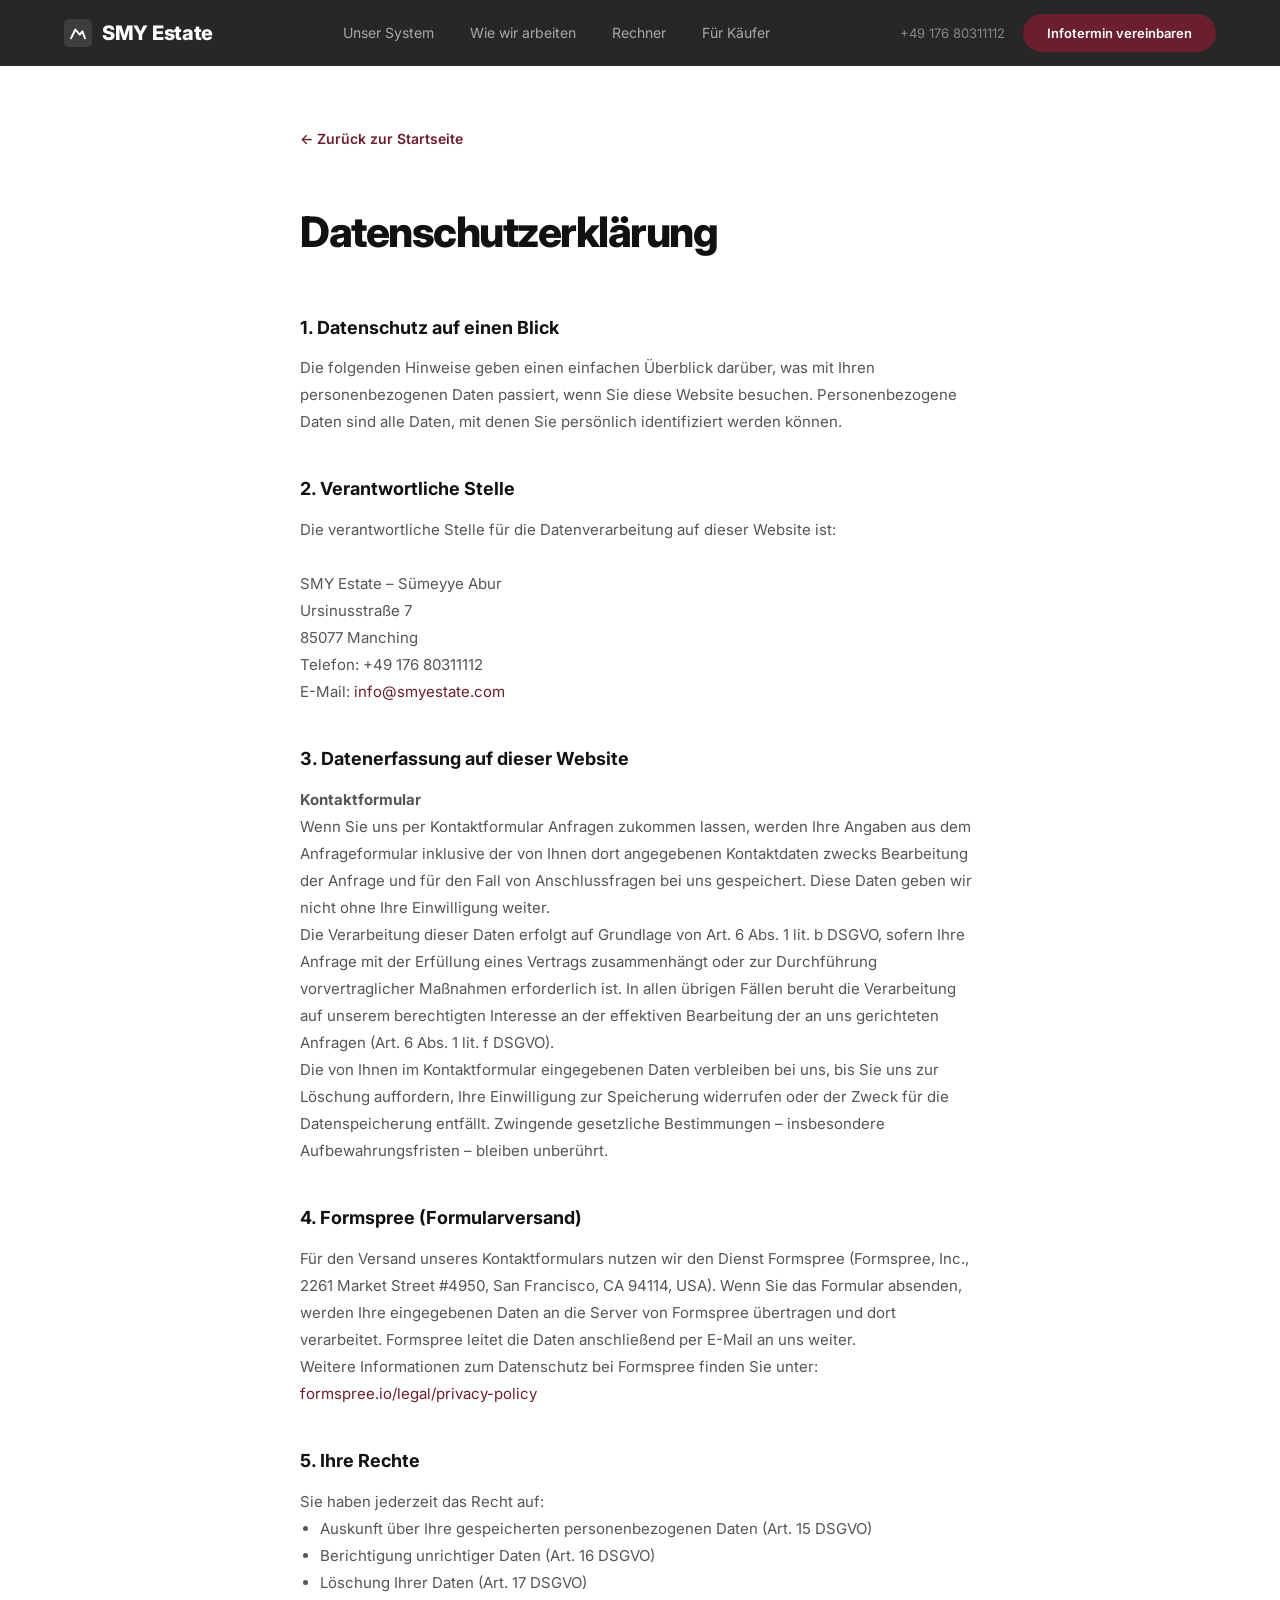
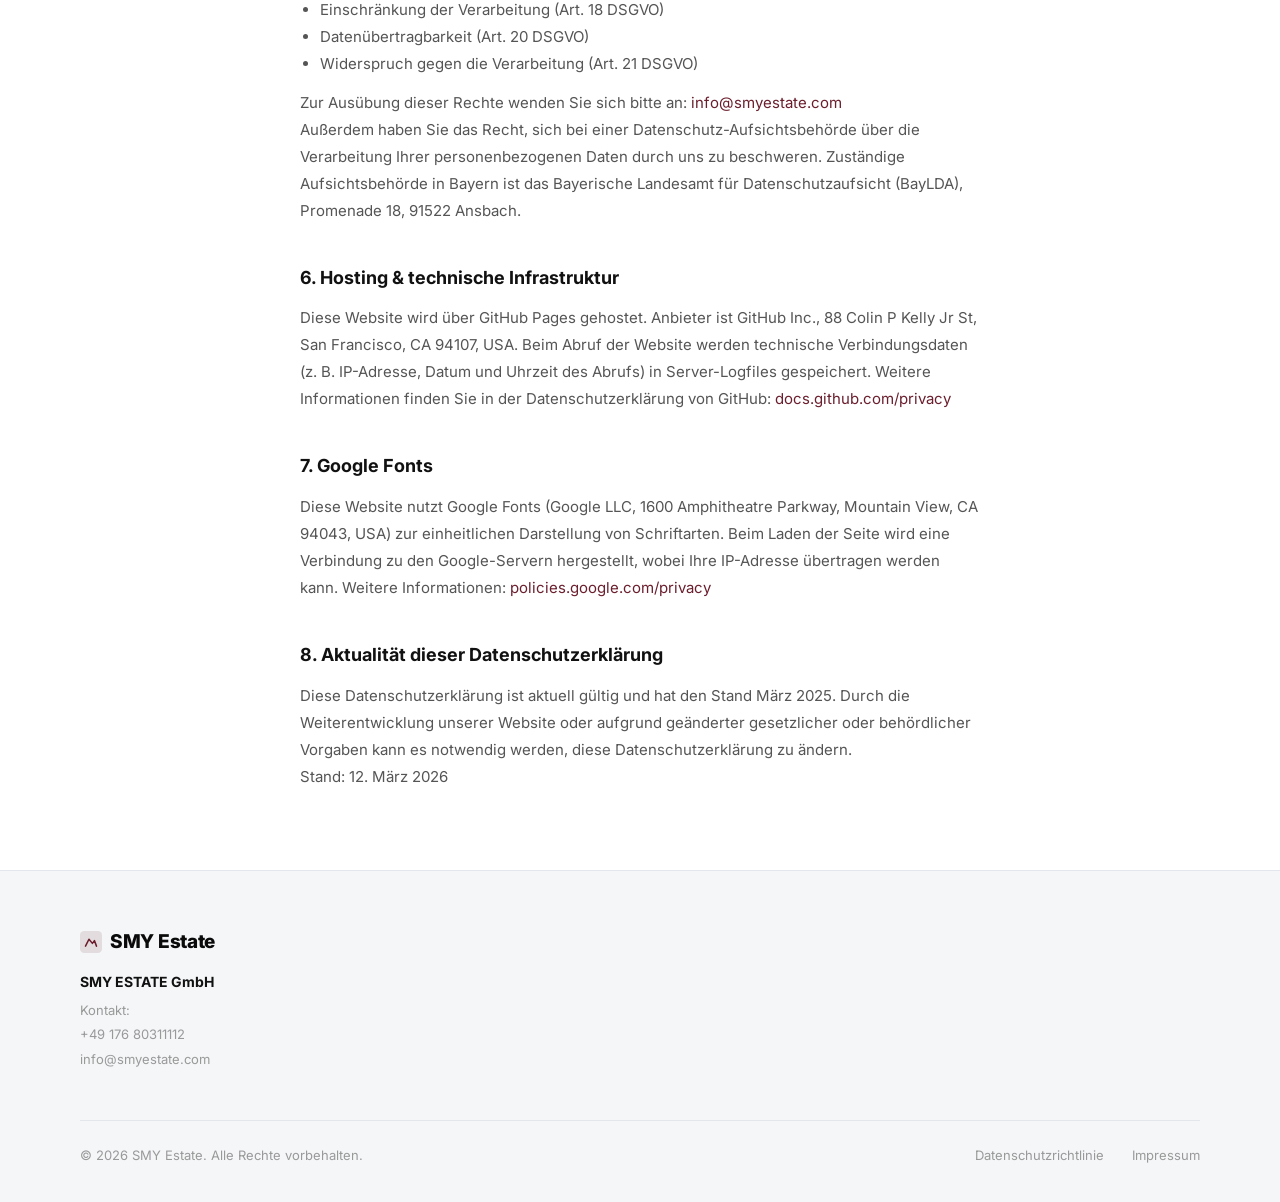
<file: datenschutz.html>
<!DOCTYPE html>
<html lang="de">
<head>
  <meta charset="UTF-8">
  <meta name="viewport" content="width=device-width, initial-scale=1.0">
  <title>Datenschutz – SMY Estate</title>
  <link rel="preconnect" href="https://fonts.googleapis.com">
  <link href="https://fonts.googleapis.com/css2?family=Inter:wght@300;400;500;600;700;800&display=swap" rel="stylesheet">
  <link rel="stylesheet" href="style.css">
  <style>
    .legal-page { max-width: 760px; margin: 0 auto; padding: 120px 40px 80px; }
    .legal-page h1 { font-size: 42px; font-weight: 800; letter-spacing: -1.5px; margin-bottom: 48px; }
    .legal-page h2 { font-size: 18px; font-weight: 700; margin-top: 40px; margin-bottom: 12px; }
    .legal-page p, .legal-page li { font-size: 15px; color: #555; line-height: 1.8; }
    .legal-page ul { padding-left: 20px; margin-bottom: 12px; }
    .legal-page a { color: #6B1E2D; text-decoration: none; }
    .legal-page a:hover { text-decoration: underline; }
    .legal-back { display: inline-flex; align-items: center; gap: 8px; font-size: 14px; font-weight: 600; color: #6B1E2D; text-decoration: none; margin-bottom: 48px; margin-top: 8px; }
    .legal-back:hover { opacity: .75; }
  </style>
</head>
<body>

  <div id="header-placeholder"></div>

  <main>
    <div class="legal-page">
      <a href="/" class="legal-back">← Zurück zur Startseite</a>
      <h1>Datenschutzerklärung</h1>

      <h2>1. Datenschutz auf einen Blick</h2>
      <p>
        Die folgenden Hinweise geben einen einfachen Überblick darüber, was mit Ihren personenbezogenen Daten passiert, wenn Sie diese Website besuchen. Personenbezogene Daten sind alle Daten, mit denen Sie persönlich identifiziert werden können.
      </p>

      <h2>2. Verantwortliche Stelle</h2>
      <p>
        Die verantwortliche Stelle für die Datenverarbeitung auf dieser Website ist:<br><br>
        SMY Estate – Sümeyye Abur<br>
        Ursinusstraße 7<br>
        85077 Manching<br>
        Telefon: +49 176 80311112<br>
        E-Mail: <a href="mailto:info@smyestate.com">info@smyestate.com</a>
      </p>

      <h2>3. Datenerfassung auf dieser Website</h2>
      <p>
        <strong>Kontaktformular</strong><br>
        Wenn Sie uns per Kontaktformular Anfragen zukommen lassen, werden Ihre Angaben aus dem Anfrageformular inklusive der von Ihnen dort angegebenen Kontaktdaten zwecks Bearbeitung der Anfrage und für den Fall von Anschlussfragen bei uns gespeichert. Diese Daten geben wir nicht ohne Ihre Einwilligung weiter.
      </p>
      <p>
        Die Verarbeitung dieser Daten erfolgt auf Grundlage von Art. 6 Abs. 1 lit. b DSGVO, sofern Ihre Anfrage mit der Erfüllung eines Vertrags zusammenhängt oder zur Durchführung vorvertraglicher Maßnahmen erforderlich ist. In allen übrigen Fällen beruht die Verarbeitung auf unserem berechtigten Interesse an der effektiven Bearbeitung der an uns gerichteten Anfragen (Art. 6 Abs. 1 lit. f DSGVO).
      </p>
      <p>
        Die von Ihnen im Kontaktformular eingegebenen Daten verbleiben bei uns, bis Sie uns zur Löschung auffordern, Ihre Einwilligung zur Speicherung widerrufen oder der Zweck für die Datenspeicherung entfällt. Zwingende gesetzliche Bestimmungen – insbesondere Aufbewahrungsfristen – bleiben unberührt.
      </p>

      <h2>4. Formspree (Formularversand)</h2>
      <p>
        Für den Versand unseres Kontaktformulars nutzen wir den Dienst Formspree (Formspree, Inc., 2261 Market Street #4950, San Francisco, CA 94114, USA). Wenn Sie das Formular absenden, werden Ihre eingegebenen Daten an die Server von Formspree übertragen und dort verarbeitet. Formspree leitet die Daten anschließend per E-Mail an uns weiter.
      </p>
      <p>
        Weitere Informationen zum Datenschutz bei Formspree finden Sie unter: <a href="https://formspree.io/legal/privacy-policy" target="_blank">formspree.io/legal/privacy-policy</a>
      </p>

      <h2>5. Ihre Rechte</h2>
      <p>Sie haben jederzeit das Recht auf:</p>
      <ul>
        <li>Auskunft über Ihre gespeicherten personenbezogenen Daten (Art. 15 DSGVO)</li>
        <li>Berichtigung unrichtiger Daten (Art. 16 DSGVO)</li>
        <li>Löschung Ihrer Daten (Art. 17 DSGVO)</li>
        <li>Einschränkung der Verarbeitung (Art. 18 DSGVO)</li>
        <li>Datenübertragbarkeit (Art. 20 DSGVO)</li>
        <li>Widerspruch gegen die Verarbeitung (Art. 21 DSGVO)</li>
      </ul>
      <p>
        Zur Ausübung dieser Rechte wenden Sie sich bitte an: <a href="mailto:info@smyestate.com">info@smyestate.com</a>
      </p>
      <p>
        Außerdem haben Sie das Recht, sich bei einer Datenschutz-Aufsichtsbehörde über die Verarbeitung Ihrer personenbezogenen Daten durch uns zu beschweren. Zuständige Aufsichtsbehörde in Bayern ist das Bayerische Landesamt für Datenschutzaufsicht (BayLDA), Promenade 18, 91522 Ansbach.
      </p>

      <h2>6. Hosting & technische Infrastruktur</h2>
      <p>
        Diese Website wird über GitHub Pages gehostet. Anbieter ist GitHub Inc., 88 Colin P Kelly Jr St, San Francisco, CA 94107, USA. Beim Abruf der Website werden technische Verbindungsdaten (z. B. IP-Adresse, Datum und Uhrzeit des Abrufs) in Server-Logfiles gespeichert. Weitere Informationen finden Sie in der Datenschutzerklärung von GitHub: <a href="https://docs.github.com/en/site-policy/privacy-policies/github-privacy-statement" target="_blank">docs.github.com/privacy</a>
      </p>

      <h2>7. Google Fonts</h2>
      <p>
        Diese Website nutzt Google Fonts (Google LLC, 1600 Amphitheatre Parkway, Mountain View, CA 94043, USA) zur einheitlichen Darstellung von Schriftarten. Beim Laden der Seite wird eine Verbindung zu den Google-Servern hergestellt, wobei Ihre IP-Adresse übertragen werden kann. Weitere Informationen: <a href="https://policies.google.com/privacy" target="_blank">policies.google.com/privacy</a>
      </p>

      <h2>8. Aktualität dieser Datenschutzerklärung</h2>
      <p>
        Diese Datenschutzerklärung ist aktuell gültig und hat den Stand März 2025. Durch die Weiterentwicklung unserer Website oder aufgrund geänderter gesetzlicher oder behördlicher Vorgaben kann es notwendig werden, diese Datenschutzerklärung zu ändern.
      </p>
      <p>Stand: 12. März 2026</p>
    </div>
  </main>

  <div id="footer-placeholder"></div>
  <script src="main.js"></script>
</body>
</html>
</file>
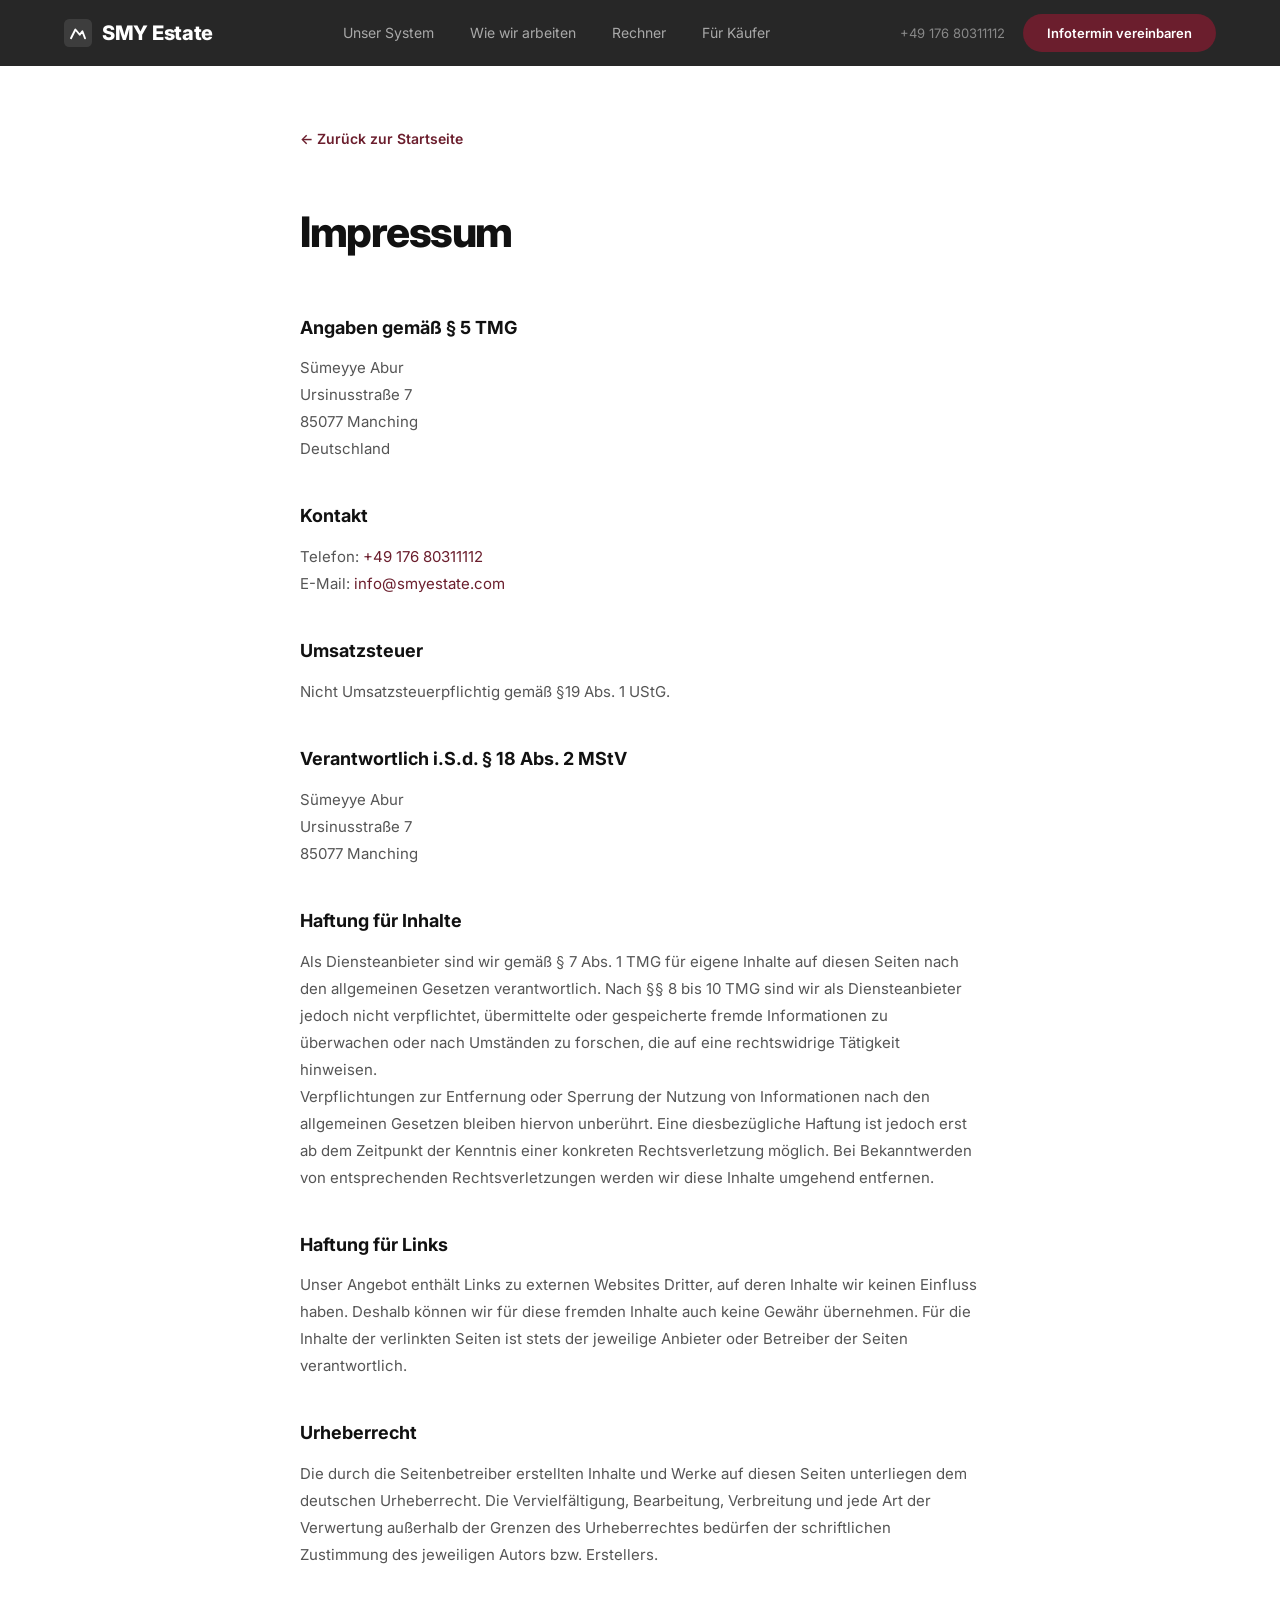
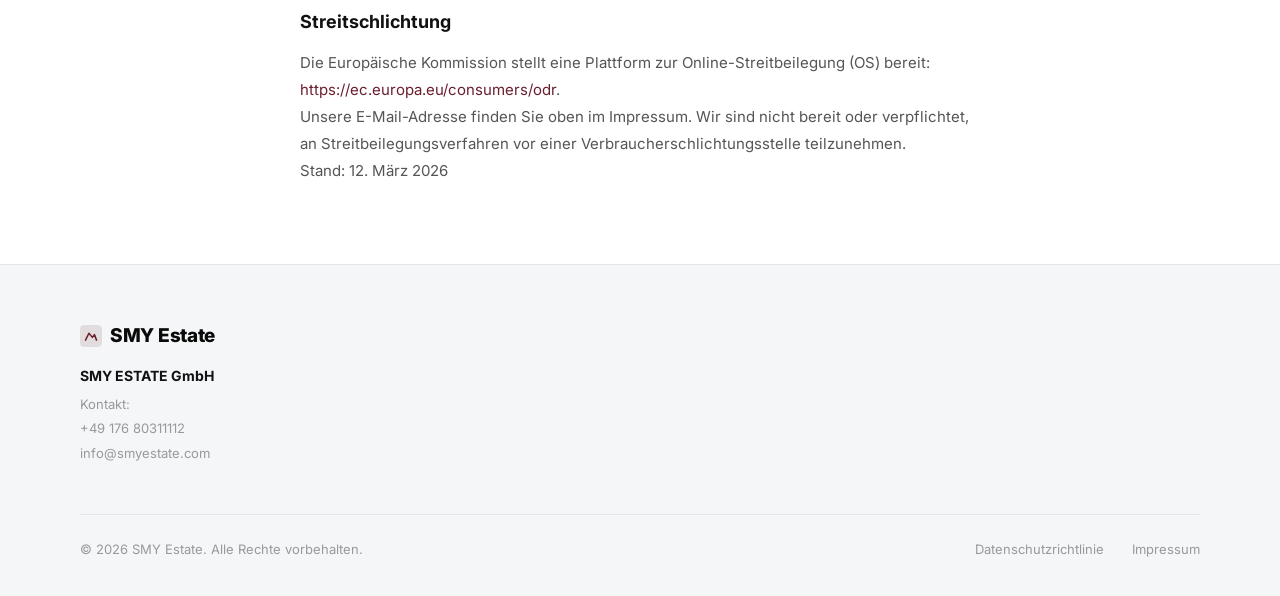
<file: impressum.html>
<!DOCTYPE html>
<html lang="de">
<head>
  <meta charset="UTF-8">
  <meta name="viewport" content="width=device-width, initial-scale=1.0">
  <title>Impressum – SMY Estate</title>
  <link rel="preconnect" href="https://fonts.googleapis.com">
  <link href="https://fonts.googleapis.com/css2?family=Inter:wght@300;400;500;600;700;800&display=swap" rel="stylesheet">
  <link rel="stylesheet" href="style.css">
  <style>
    .legal-page { max-width: 760px; margin: 0 auto; padding: 120px 40px 80px; }
    .legal-page h1 { font-size: 42px; font-weight: 800; letter-spacing: -1.5px; margin-bottom: 48px; }
    .legal-page h2 { font-size: 18px; font-weight: 700; margin-top: 40px; margin-bottom: 12px; }
    .legal-page p, .legal-page li { font-size: 15px; color: #555; line-height: 1.8; }
    .legal-page a { color: #6B1E2D; text-decoration: none; }
    .legal-page a:hover { text-decoration: underline; }
    .legal-back { display: inline-flex; align-items: center; gap: 8px; font-size: 14px; font-weight: 600; color: #6B1E2D; text-decoration: none; margin-bottom: 48px; margin-top: 8px; }
    .legal-back:hover { opacity: .75; }
  </style>
</head>
<body>

  <div id="header-placeholder"></div>

  <main>
    <div class="legal-page">
      <a href="/" class="legal-back">← Zurück zur Startseite</a>
      <h1>Impressum</h1>

      <h2>Angaben gemäß § 5 TMG</h2>
      <p>
        Sümeyye Abur<br>
        Ursinusstraße 7<br>
        85077 Manching<br>
        Deutschland
      </p>

      <h2>Kontakt</h2>
      <p>
        Telefon: <a href="tel:+4917680311112">+49 176 80311112</a><br>
        E-Mail: <a href="mailto:info@smyestate.com">info@smyestate.com</a>
      </p>

      <h2>Umsatzsteuer</h2>
      <p>Nicht Umsatzsteuerpflichtig gemäß §19 Abs. 1 UStG.</p>

      <h2>Verantwortlich i.S.d. § 18 Abs. 2 MStV</h2>
      <p>
        Sümeyye Abur<br>
        Ursinusstraße 7<br>
        85077 Manching
      </p>

      <h2>Haftung für Inhalte</h2>
      <p>
        Als Diensteanbieter sind wir gemäß § 7 Abs. 1 TMG für eigene Inhalte auf diesen Seiten nach den allgemeinen Gesetzen verantwortlich. Nach §§ 8 bis 10 TMG sind wir als Diensteanbieter jedoch nicht verpflichtet, übermittelte oder gespeicherte fremde Informationen zu überwachen oder nach Umständen zu forschen, die auf eine rechtswidrige Tätigkeit hinweisen.
      </p>
      <p>
        Verpflichtungen zur Entfernung oder Sperrung der Nutzung von Informationen nach den allgemeinen Gesetzen bleiben hiervon unberührt. Eine diesbezügliche Haftung ist jedoch erst ab dem Zeitpunkt der Kenntnis einer konkreten Rechtsverletzung möglich. Bei Bekanntwerden von entsprechenden Rechtsverletzungen werden wir diese Inhalte umgehend entfernen.
      </p>

      <h2>Haftung für Links</h2>
      <p>
        Unser Angebot enthält Links zu externen Websites Dritter, auf deren Inhalte wir keinen Einfluss haben. Deshalb können wir für diese fremden Inhalte auch keine Gewähr übernehmen. Für die Inhalte der verlinkten Seiten ist stets der jeweilige Anbieter oder Betreiber der Seiten verantwortlich.
      </p>

      <h2>Urheberrecht</h2>
      <p>
        Die durch die Seitenbetreiber erstellten Inhalte und Werke auf diesen Seiten unterliegen dem deutschen Urheberrecht. Die Vervielfältigung, Bearbeitung, Verbreitung und jede Art der Verwertung außerhalb der Grenzen des Urheberrechtes bedürfen der schriftlichen Zustimmung des jeweiligen Autors bzw. Erstellers.
      </p>

      <h2>Streitschlichtung</h2>
      <p>
        Die Europäische Kommission stellt eine Plattform zur Online-Streitbeilegung (OS) bereit: <a href="https://ec.europa.eu/consumers/odr" target="_blank">https://ec.europa.eu/consumers/odr</a>.<br>
        Unsere E-Mail-Adresse finden Sie oben im Impressum. Wir sind nicht bereit oder verpflichtet, an Streitbeilegungsverfahren vor einer Verbraucherschlichtungsstelle teilzunehmen.
      </p>
      <p>Stand: 12. März 2026</p>
    </div>
  </main>

  <div id="footer-placeholder"></div>
  <script src="main.js"></script>
</body>
</html>
</file>
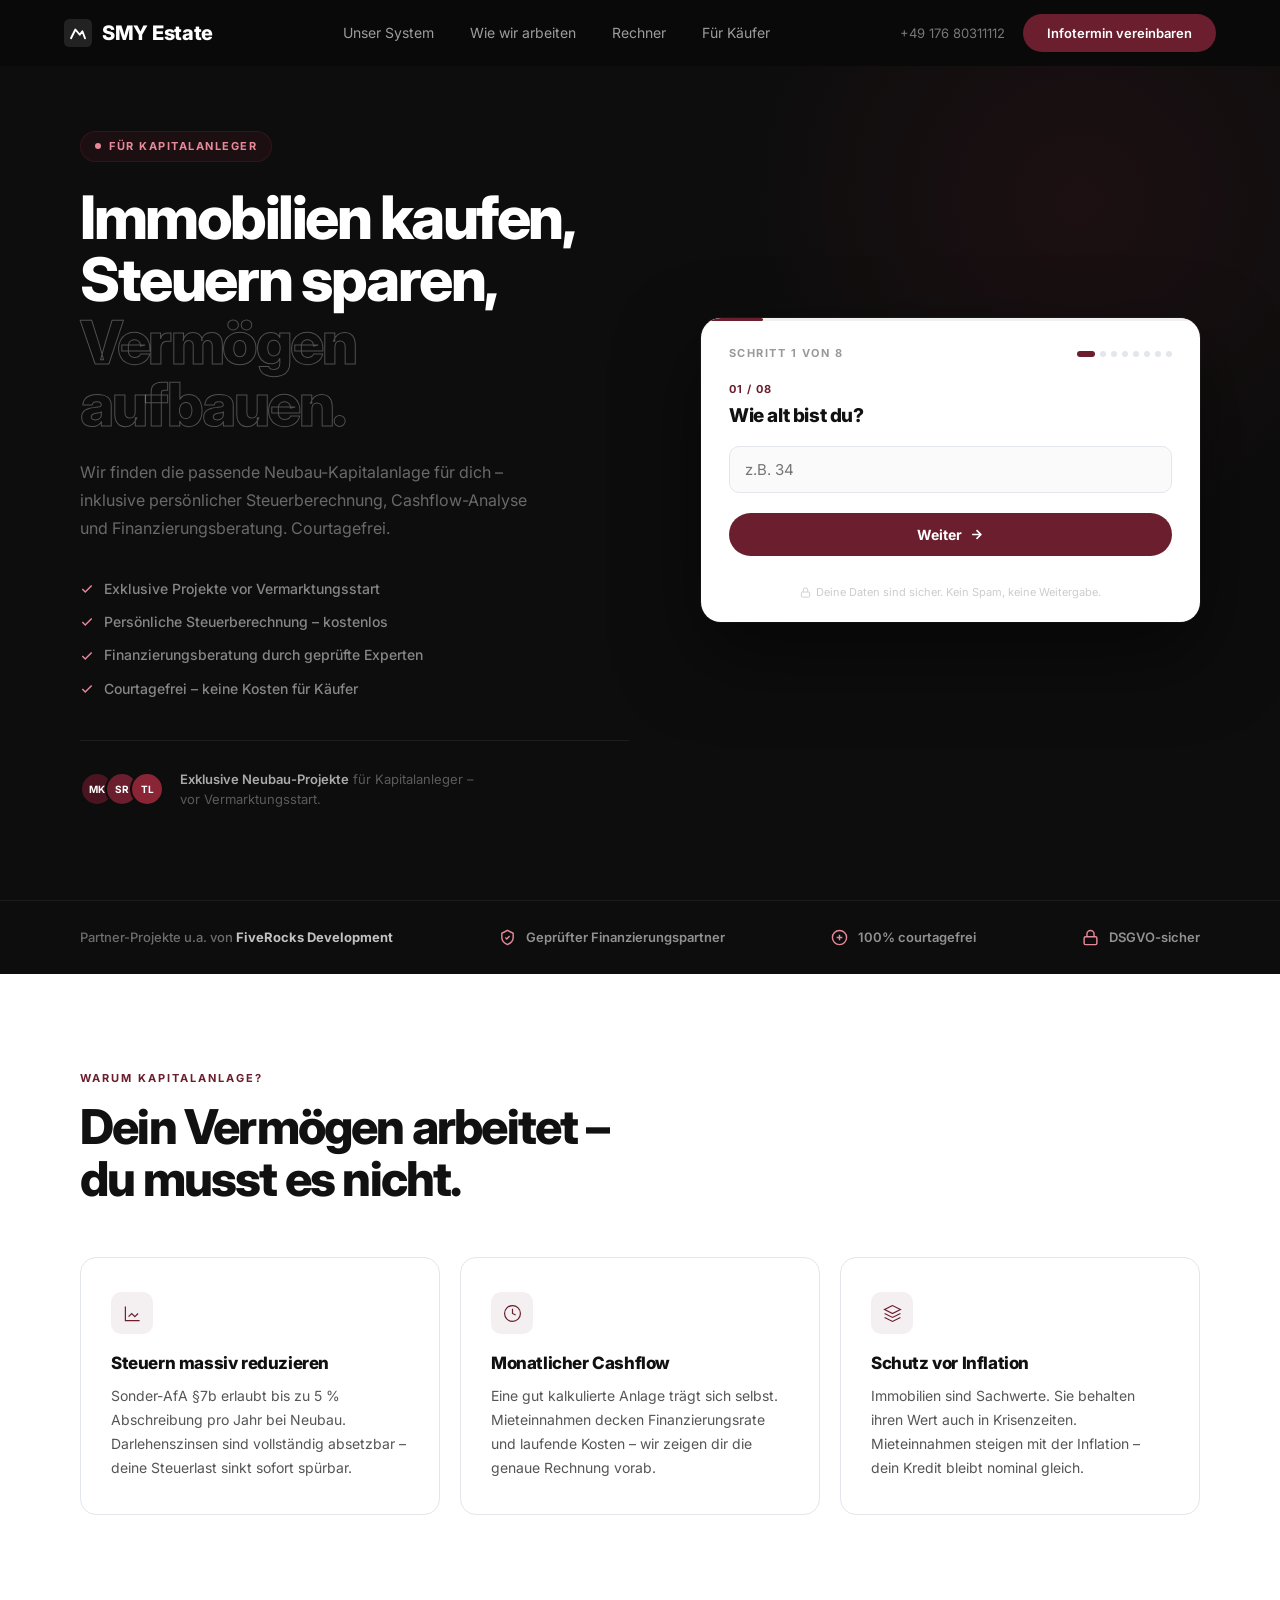
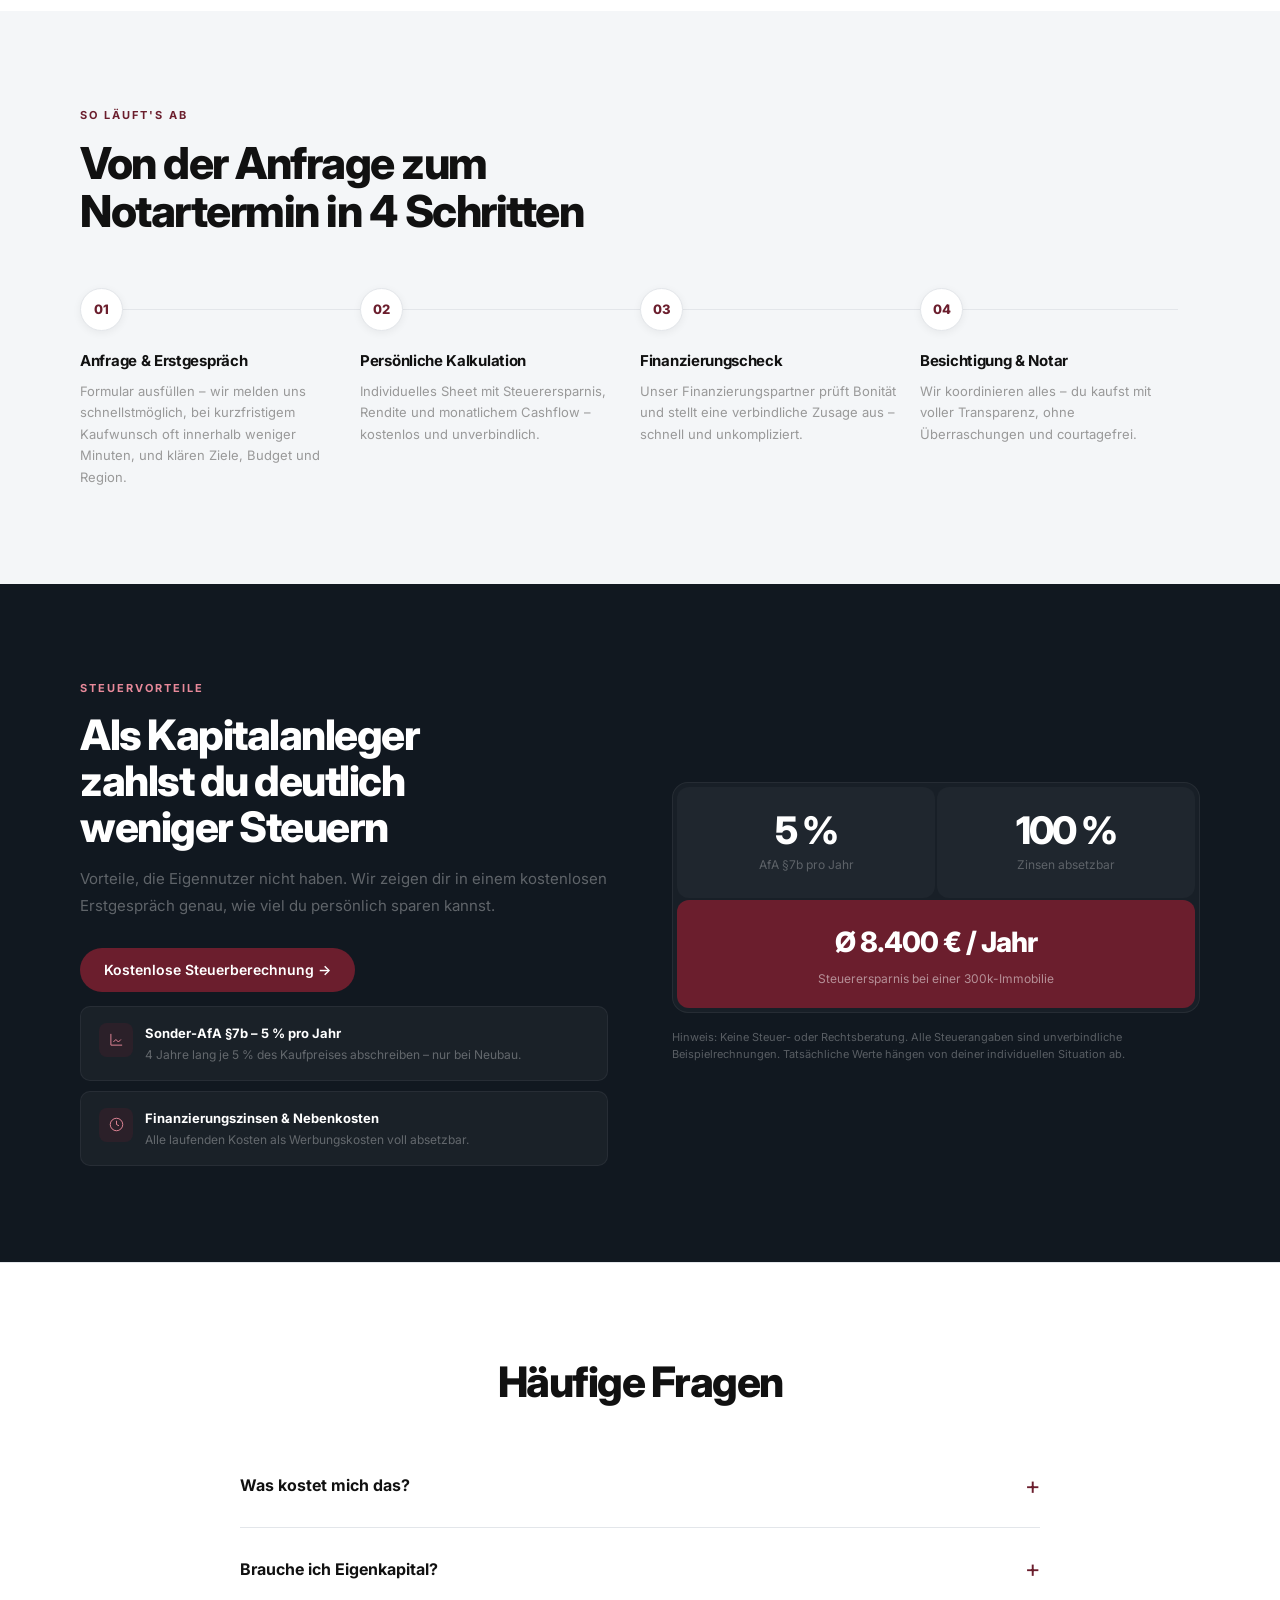
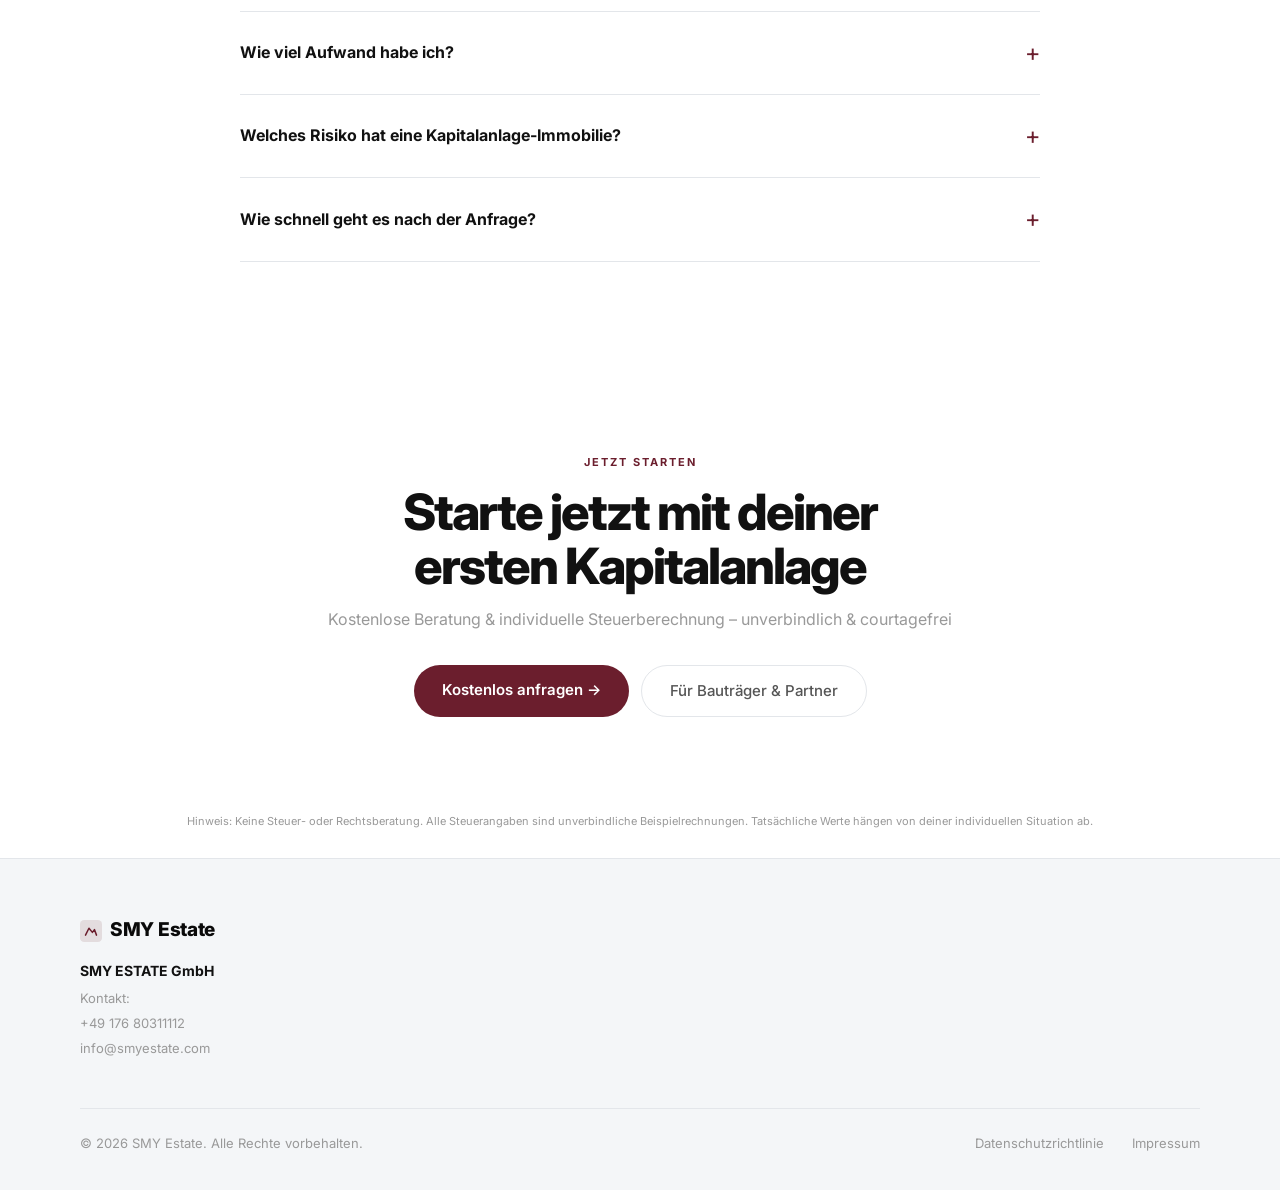
<file: kaeufer.html>
<!DOCTYPE html>
<html lang="de">
<head>
  <meta charset="UTF-8">
  <meta name="viewport" content="width=device-width, initial-scale=1.0">
  <title>Kapitalanlage Immobilien – SMY Estate</title>
  <link rel="preconnect" href="https://fonts.googleapis.com">
  <link href="https://fonts.googleapis.com/css2?family=Inter:wght@300;400;500;600;700;800;900&display=swap" rel="stylesheet">
  <link rel="stylesheet" href="style.css">

  <!-- Meta Pixel Code -->
  <script>
    !function(f,b,e,v,n,t,s)
    {if(f.fbq)return;n=f.fbq=function(){n.callMethod?
    n.callMethod.apply(n,arguments):n.queue.push(arguments)};
    if(!f._fbq)f._fbq=n;n.push=n;n.loaded=!0;n.version='2.0';
    n.queue=[];t=b.createElement(e);t.async=!0;
    t.src=v;s=b.getElementsByTagName(e)[0];
    s.parentNode.insertBefore(t,s)}(window, document,'script',
    'https://connect.facebook.net/en_US/fbevents.js');
    fbq('init', 'DEINE_PIXEL_ID');   /* <-- HIER deine Meta-Pixel-ID eintragen */
    fbq('track', 'PageView');
  </script>
  <noscript><img height="1" width="1" style="display:none"
    src="https://www.facebook.com/tr?id=DEINE_PIXEL_ID&ev=PageView&noscript=1"/></noscript>
  <!-- End Meta Pixel Code -->

  <style>
    .kf-hero {
      min-height: 100vh;
      position: relative;
      overflow: hidden;
      display: flex;
      align-items: center;
      padding: 120px var(--px) 80px;
      background: #0d0d0d;
    }
    .kf-hero-bg {
      position: absolute; inset: 0;
      background: url('https://images.unsplash.com/photo-1545324418-cc1a3fa10c00?w=1800&q=80') center/cover no-repeat;
      opacity: .1;
    }
    .kf-hero-glow {
      position: absolute;
      width: 700px; height: 700px;
      border-radius: 50%;
      background: radial-gradient(circle, rgba(107,30,45,.16) 0%, transparent 70%);
      top: -150px; right: -150px;
      pointer-events: none;
    }
    .kf-hero-inner {
      max-width: 1120px; margin: 0 auto; width: 100%;
      position: relative; z-index: 2;
      display: grid; grid-template-columns: 1.1fr 1fr; gap: 72px; align-items: center;
    }
    .kf-eyebrow {
      display: inline-flex; align-items: center; gap: 8px;
      background: rgba(107,30,45,.15);
      border: 1px solid rgba(107,30,45,.35);
      border-radius: 40px; padding: 6px 14px;
      font-size: 11px; font-weight: 700; letter-spacing: 1.5px; text-transform: uppercase;
      color: #e8899a; margin-bottom: 24px;
    }
    .kf-eyebrow-dot {
      width: 6px; height: 6px; border-radius: 50%; background: #e8899a;
      animation: blink 1.8s ease-in-out infinite;
    }
    @keyframes blink { 0%,100%{opacity:1} 50%{opacity:.3} }
    .kf-hero h1 {
      font-size: clamp(34px, 5vw, 60px); font-weight: 800; line-height: 1.04;
      color: #fff; letter-spacing: -2.5px; margin-bottom: 22px;
    }
    .kf-hero h1 em { font-style: normal; color: transparent; -webkit-text-stroke: 1px rgba(255,255,255,.28); }
    .kf-hero-desc { font-size: 16px; color: rgba(255,255,255,.38); line-height: 1.75; margin-bottom: 36px; max-width: 460px; }
    .kf-trust-row { display: flex; flex-direction: column; gap: 11px; }
    .kf-trust-item { display: flex; align-items: center; gap: 10px; font-size: 14px; font-weight: 500; color: rgba(255,255,255,.5); }
    .kf-trust-item svg { width: 14px; height: 14px; stroke: #e8899a; fill: none; stroke-width: 2.5; flex-shrink: 0; }
    .kf-social-proof {
      margin-top: 40px; padding-top: 28px;
      border-top: 1px solid rgba(255,255,255,.07);
      display: flex; align-items: center; gap: 16px;
    }
    .kf-avatars { display: flex; }
    .kf-avatar {
      width: 34px; height: 34px; border-radius: 50%;
      border: 2px solid #0d0d0d;
      display: flex; align-items: center; justify-content: center;
      font-size: 10px; font-weight: 700; color: #fff; flex-shrink: 0;
      margin-left: -9px;
    }
    .kf-avatar:first-child { margin-left: 0; background: #4a1520; }
    .kf-avatar:nth-child(2) { background: #6B1E2D; }
    .kf-avatar:nth-child(3) { background: #8a2535; }
    .kf-sp-text { font-size: 13px; color: rgba(255,255,255,.32); line-height: 1.55; }
    .kf-sp-text strong { color: rgba(255,255,255,.65); font-weight: 600; }

    /* ── FORM CARD ── */
    .kf-form-card {
      background: #fff; border-radius: 20px; overflow: hidden;
      box-shadow: 0 32px 80px rgba(0,0,0,.5), 0 0 0 1px rgba(255,255,255,.05);
    }
    .kf-progress-bar { height: 3px; background: #f0f0f0; }
    .kf-progress-fill {
      height: 100%; background: var(--accent);
      border-radius: 0 3px 3px 0;
      transition: width .4s cubic-bezier(.4,0,.2,1);
    }
    .kf-form-head {
      padding: 24px 28px 0;
      display: flex; align-items: center; justify-content: space-between;
    }
    .kf-step-label { font-size: 11px; font-weight: 700; letter-spacing: 1.5px; text-transform: uppercase; color: var(--lgrey); }
    .kf-step-dots { display: flex; gap: 5px; }
    .kf-dot { width: 6px; height: 6px; border-radius: 50%; background: var(--border); transition: all .3s; }
    .kf-dot.active { background: var(--accent); width: 18px; border-radius: 3px; }
    .kf-dot.done { background: var(--accent); opacity: .3; }
    .kf-form-body { padding: 18px 28px 28px; }
    .kf-step { display: none; animation: stepIn .28s ease forwards; }
    .kf-step.active { display: block; }
    @keyframes stepIn { from{opacity:0;transform:translateX(14px)} to{opacity:1;transform:translateX(0)} }
    .kf-q-num { font-size: 11px; font-weight: 700; color: var(--accent); letter-spacing: 1px; margin-bottom: 5px; }
    .kf-q-title { font-size: 19px; font-weight: 800; letter-spacing: -.4px; margin-bottom: 18px; color: var(--text); line-height: 1.28; }
    .kf-input {
      width: 100%; border: 1.5px solid var(--border); background: #fafafa;
      color: var(--black); padding: 13px 15px; font-size: 15px;
      font-family: var(--font); border-radius: 10px; outline: none;
      transition: all .2s; display: block;
    }
    .kf-input:focus { border-color: var(--accent); background: #fff; box-shadow: 0 0 0 3px rgba(107,30,45,.06); }
    .kf-options { display: flex; flex-direction: column; gap: 9px; }
    .kf-option {
      display: flex; align-items: center; gap: 12px;
      padding: 13px 15px; border: 1.5px solid var(--border); border-radius: 10px;
      cursor: pointer; transition: all .16s;
      background: #fafafa; font-size: 14px; font-weight: 500;
      color: var(--text); text-align: left; font-family: var(--font); width: 100%;
    }
    .kf-option:hover { border-color: var(--accent); background: #fff; }
    .kf-option.selected { border-color: var(--accent); background: rgba(107,30,45,.04); color: var(--accent); }
    .kf-option-radio {
      width: 17px; height: 17px; border-radius: 50%; border: 1.5px solid var(--border);
      flex-shrink: 0; display: flex; align-items: center; justify-content: center; transition: all .16s;
    }
    .kf-option.selected .kf-option-radio { border-color: var(--accent); background: var(--accent); }
    .kf-option.selected .kf-option-radio::after { content:''; width:5px; height:5px; border-radius:50%; background:#fff; }
    .kf-options-2col { display: grid; grid-template-columns: 1fr 1fr; gap: 9px; }
    .kf-nav { display: flex; align-items: center; justify-content: space-between; margin-top: 20px; gap: 10px; }
    .kf-btn-next {
      flex: 1; background: var(--accent); color: #fff; border: none;
      padding: 13px 20px; border-radius: 40px; font-size: 14px; font-weight: 700;
      font-family: var(--font); cursor: pointer; transition: background .18s, transform .1s;
      display: flex; align-items: center; justify-content: center; gap: 7px;
    }
    .kf-btn-next:hover { background: var(--accent-h); }
    .kf-btn-next:active { transform: scale(.98); }
    .kf-btn-next svg { width: 15px; height: 15px; stroke: #fff; fill: none; stroke-width: 2.5; }
    .kf-btn-back {
      background: none; border: none; font-size: 13px; font-weight: 600;
      color: var(--lgrey); cursor: pointer; font-family: var(--font); padding: 0; transition: color .18s; flex-shrink: 0;
    }
    .kf-btn-back:hover { color: var(--text); }
    .kf-note {
      font-size: 11px; color: #ccc; text-align: center;
      padding: 0 28px 20px;
      display: flex; align-items: center; justify-content: center; gap: 5px;
    }
    .kf-note svg { width: 11px; height: 11px; stroke: #ccc; fill: none; stroke-width: 2; }

    /* consent */
    .kf-consent {
      display: flex; align-items: flex-start; gap: 10px;
      margin-top: 16px; cursor: pointer;
      font-size: 12px; line-height: 1.5; color: var(--grey);
    }
    .kf-consent input { width: 16px; height: 16px; margin-top: 1px; flex-shrink: 0; accent-color: var(--accent); cursor: pointer; }
    .kf-consent a { color: var(--accent); text-decoration: underline; }
    .kf-btn-next:disabled { opacity: .45; cursor: not-allowed; }
    .kf-btn-next:disabled:hover { background: var(--accent); }

    /* success */
    .kf-success { display: none; text-align: center; padding: 32px 28px; }
    .kf-success.active { display: block; }
    .kf-success-icon {
      width: 60px; height: 60px; border-radius: 50%; background: rgba(107,30,45,.08);
      display: flex; align-items: center; justify-content: center; margin: 0 auto 18px;
    }
    .kf-success-icon svg { width: 26px; height: 26px; stroke: var(--accent); fill: none; stroke-width: 2; }
    .kf-success h3 { font-size: 21px; font-weight: 800; letter-spacing: -.4px; margin-bottom: 10px; }
    .kf-success p { font-size: 14px; color: var(--lgrey); line-height: 1.65; margin-bottom: 20px; }
    .kf-success-steps { display: flex; flex-direction: column; gap: 9px; text-align: left; background: var(--off); border-radius: 10px; padding: 18px; margin-bottom: 20px; }
    .kf-success-step { display: flex; align-items: center; gap: 10px; font-size: 13px; color: var(--grey); }
    .kf-success-step span { width: 20px; height: 20px; border-radius: 50%; background: var(--accent); color: #fff; font-size: 10px; font-weight: 700; display: flex; align-items: center; justify-content: center; flex-shrink: 0; }

    /* Benefits */
    .kf-benefits { background: #fff; padding: 96px var(--px); }
    .kf-benefits-inner { max-width: 1120px; margin: 0 auto; }
    .kf-section-label { font-size: 11px; font-weight: 700; letter-spacing: 2px; text-transform: uppercase; color: var(--accent); margin-bottom: 14px; display: block; }
    .kf-benefits h2 { font-size: clamp(26px, 4vw, 48px); font-weight: 800; letter-spacing: -1.8px; margin-bottom: 52px; line-height: 1.08; }
    .kf-benefits-grid { display: grid; grid-template-columns: repeat(3, 1fr); gap: 20px; }
    .kf-benefit-card {
      border-radius: 16px; padding: 34px 30px;
      border: 1px solid var(--border); transition: border-color .2s, box-shadow .2s; position: relative; overflow: hidden;
    }
    .kf-benefit-card:hover { border-color: rgba(107,30,45,.2); box-shadow: 0 8px 32px rgba(107,30,45,.06); }
    .kf-benefit-card::before { content:''; position:absolute; top:0; left:0; right:0; height:3px; background:var(--accent); opacity:0; transition:opacity .2s; }
    .kf-benefit-card:hover::before { opacity: 1; }
    .kf-benefit-icon { width: 42px; height: 42px; border-radius: 10px; background: rgba(107,30,45,.07); display: flex; align-items: center; justify-content: center; margin-bottom: 18px; }
    .kf-benefit-icon svg { width: 19px; height: 19px; stroke: var(--accent); fill: none; stroke-width: 1.5; }
    .kf-benefit-title { font-size: 17px; font-weight: 800; letter-spacing: -.4px; margin-bottom: 10px; line-height: 1.3; }
    .kf-benefit-desc { font-size: 14px; color: var(--grey); line-height: 1.72; }

    /* Process */
    .kf-process { background: var(--off); padding: 96px var(--px); }
    .kf-process-inner { max-width: 1120px; margin: 0 auto; }
    .kf-process h2 { font-size: clamp(24px, 3.5vw, 44px); font-weight: 800; letter-spacing: -1.5px; margin-bottom: 52px; line-height: 1.1; }
    .kf-steps-row { display: grid; grid-template-columns: repeat(4, 1fr); gap: 0; position: relative; }
    .kf-steps-row::before { content:''; position:absolute; top:21px; left:22px; right:22px; height:1px; background:var(--border); z-index:0; }
    .kf-step-item { position: relative; z-index: 1; padding: 0 18px 0 0; }
    .kf-step-circle { width: 43px; height: 43px; border-radius: 50%; background: #fff; border: 1.5px solid var(--border); display: flex; align-items: center; justify-content: center; font-size: 13px; font-weight: 800; color: var(--accent); margin-bottom: 18px; box-shadow: 0 2px 8px rgba(0,0,0,.06); }
    .kf-step-name { font-size: 15px; font-weight: 700; margin-bottom: 8px; letter-spacing: -.3px; }
    .kf-step-desc-sm { font-size: 13px; color: var(--lgrey); line-height: 1.65; }

    /* Tax */
    .kf-tax { background: var(--dark); padding: 96px var(--px); }
    .kf-tax-inner { max-width: 1120px; margin: 0 auto; display: grid; grid-template-columns: 1fr 1fr; gap: 64px; align-items: center; }
    .kf-tax h2 { font-size: clamp(24px, 3.5vw, 42px); font-weight: 800; letter-spacing: -1.5px; color: #fff; margin-bottom: 16px; line-height: 1.1; }
    .kf-tax-desc { font-size: 15px; color: rgba(255,255,255,.33); line-height: 1.78; margin-bottom: 28px; }
    .kf-stat-block { background: rgba(255,255,255,.03); border: 1px solid rgba(255,255,255,.06); border-radius: 16px; padding: 4px; }
    .kf-stat-row { display: grid; grid-template-columns: 1fr 1fr; gap: 2px; }
    .kf-stat { background: rgba(255,255,255,.03); border-radius: 12px; padding: 24px 20px; text-align: center; }
    .kf-stat-n { font-size: clamp(26px, 3vw, 38px); font-weight: 800; letter-spacing: -2px; color: #fff; line-height: 1; margin-bottom: 6px; }
    .kf-stat-l { font-size: 12px; color: rgba(255,255,255,.28); }
    .kf-stat-wide { background: var(--accent); border-radius: 12px; padding: 20px; text-align: center; margin-top: 2px; }
    .kf-stat-wide-n { font-size: 28px; font-weight: 800; color: #fff; letter-spacing: -1px; margin-bottom: 4px; }
    .kf-stat-wide-l { font-size: 12px; color: rgba(255,255,255,.5); }
    .kf-tax-list { display: flex; flex-direction: column; gap: 10px; margin-top: 14px; }
    .kf-tax-item { display: flex; align-items: flex-start; gap: 12px; background: rgba(255,255,255,.04); border: 1px solid rgba(255,255,255,.06); border-radius: 10px; padding: 16px 18px; }
    .kf-tax-item-icon { width: 34px; height: 34px; border-radius: 8px; background: rgba(107,30,45,.22); display: flex; align-items: center; justify-content: center; flex-shrink: 0; }
    .kf-tax-item-icon svg { width: 15px; height: 15px; stroke: #e8899a; fill: none; stroke-width: 1.5; }
    .kf-tax-item-title { font-size: 13px; font-weight: 700; color: #fff; margin-bottom: 2px; }
    .kf-tax-item-desc { font-size: 12px; color: rgba(255,255,255,.32); line-height: 1.5; }

    /* Bottom CTA */
    .kf-bottom-cta { background: #fff; padding: 96px var(--px); text-align: center; }
    .kf-bottom-cta h2 { font-size: clamp(24px, 4vw, 50px); font-weight: 800; letter-spacing: -2px; line-height: 1.08; margin-bottom: 14px; }
    .kf-bottom-cta p { font-size: 16px; color: var(--lgrey); margin-bottom: 32px; }

    /* Mobile */
    @media (max-width: 900px) {
      .kf-hero-inner { grid-template-columns: 1fr; gap: 44px; }
      .kf-hero { min-height: auto; padding: 110px var(--px) 60px; }
      .kf-tax-inner { grid-template-columns: 1fr; gap: 36px; }
      .kf-steps-row { grid-template-columns: 1fr 1fr; gap: 20px; }
      .kf-steps-row::before { display: none; }
      .kf-benefits-grid { grid-template-columns: 1fr; gap: 14px; }
      .kf-benefits, .kf-process, .kf-tax, .kf-bottom-cta { padding: 60px var(--px); }
    }
    @media (max-width: 540px) {
      .kf-steps-row { grid-template-columns: 1fr; }
      .kf-options-2col { grid-template-columns: 1fr; }
      .kf-form-body { padding: 16px 18px 22px; }
      .kf-form-head { padding: 18px 18px 0; }
      .kf-note { padding: 0 18px 18px; }
    }

    /* ── TRUST BAND ── */
    .kf-trustband { background: #0d0d0d; border-top: 1px solid rgba(255,255,255,.06); padding: 26px var(--px); }
    .kf-trustband-inner { max-width: 1120px; margin: 0 auto; display: flex; align-items: center; justify-content: space-between; gap: 28px; flex-wrap: wrap; }
    .kf-tb-item { display: flex; align-items: center; gap: 10px; font-size: 13px; font-weight: 600; color: rgba(255,255,255,.55); }
    .kf-tb-item svg { width: 17px; height: 17px; stroke: #e8899a; fill: none; stroke-width: 2; flex-shrink: 0; }
    .kf-tb-partner { font-size: 13px; color: rgba(255,255,255,.4); font-weight: 500; }
    .kf-tb-partner strong { color: rgba(255,255,255,.75); font-weight: 700; }
    @media (max-width: 760px) {
      .kf-trustband-inner { justify-content: flex-start; gap: 14px 22px; }
      .kf-tb-item { font-size: 12px; }
    }

    /* ── PERSONALISIERTES ERGEBNIS ── */
    .kf-result-badge { display: inline-block; background: rgba(107,30,45,.08); color: var(--accent); font-size: 11px; font-weight: 700; letter-spacing: 1px; text-transform: uppercase; padding: 6px 12px; border-radius: 30px; margin-bottom: 14px; }
    .kf-result-estimate { background: var(--off); border: 1px solid var(--border); border-radius: 12px; padding: 18px; margin: 4px 0 18px; }
    .kf-result-estimate-n { font-size: 26px; font-weight: 800; color: var(--accent); letter-spacing: -1px; line-height: 1; margin-bottom: 5px; }
    .kf-result-estimate-l { font-size: 12px; color: var(--lgrey); line-height: 1.5; }

    /* ── FAQ ── */
    .kf-faq { background: #fff; padding: 96px var(--px); border-top: 1px solid var(--border); }
    .kf-faq-inner { max-width: 800px; margin: 0 auto; }
    .kf-faq h2 { font-size: clamp(24px, 3.5vw, 42px); font-weight: 800; letter-spacing: -1.5px; margin-bottom: 40px; line-height: 1.1; text-align: center; }
    .kf-faq-item { border-bottom: 1px solid var(--border); }
    .kf-faq-item summary { list-style: none; cursor: pointer; padding: 22px 0; font-size: 16px; font-weight: 700; color: var(--text); display: flex; align-items: center; justify-content: space-between; gap: 16px; }
    .kf-faq-item summary::-webkit-details-marker { display: none; }
    .kf-faq-item summary::after { content: '+'; font-size: 24px; font-weight: 400; color: var(--accent); flex-shrink: 0; transition: transform .2s; }
    .kf-faq-item[open] summary::after { transform: rotate(45deg); }
    .kf-faq-answer { font-size: 14px; color: var(--grey); line-height: 1.75; padding: 0 0 22px; max-width: 680px; }

    /* ── STICKY MOBILE CTA ── */
    .kf-sticky-cta { display: none; }
    @media (max-width: 760px) {
      .kf-sticky-cta {
        display: block; position: fixed; bottom: 0; left: 0; right: 0; z-index: 900;
        background: rgba(13,13,13,.96); backdrop-filter: blur(12px);
        border-top: 1px solid rgba(255,255,255,.08); padding: 12px 16px;
      }
      .kf-sticky-cta a {
        display: flex; align-items: center; justify-content: center; gap: 8px;
        background: var(--accent); color: #fff; text-decoration: none;
        padding: 14px; border-radius: 40px; font-size: 15px; font-weight: 700; font-family: var(--font);
      }
      body { padding-bottom: 70px; }
    }
  </style>
</head>
<body>

  <div id="header-placeholder"></div>

  <main>

    <!-- HERO + FORM -->
    <section class="kf-hero">
      <div class="kf-hero-bg"></div>
      <div class="kf-hero-glow"></div>
      <div class="kf-hero-inner">

        <!-- LEFT COPY -->
        <div>
          <div class="kf-eyebrow">
            <div class="kf-eyebrow-dot"></div>
            Für Kapitalanleger
          </div>
          <h1>Immobilien kaufen,<br>Steuern sparen,<br><em>Vermögen aufbauen.</em></h1>
          <p class="kf-hero-desc">Wir finden die passende Neubau-Kapitalanlage für dich – inklusive persönlicher Steuerberechnung, Cashflow-Analyse und Finanzierungsberatung. Courtagefrei.</p>
          <div class="kf-trust-row">
            <div class="kf-trust-item"><svg viewBox="0 0 24 24"><polyline points="20 6 9 17 4 12"/></svg> Exklusive Projekte vor Vermarktungsstart</div>
            <div class="kf-trust-item"><svg viewBox="0 0 24 24"><polyline points="20 6 9 17 4 12"/></svg> Persönliche Steuerberechnung – kostenlos</div>
            <div class="kf-trust-item"><svg viewBox="0 0 24 24"><polyline points="20 6 9 17 4 12"/></svg> Finanzierungsberatung durch geprüfte Experten</div>
            <div class="kf-trust-item"><svg viewBox="0 0 24 24"><polyline points="20 6 9 17 4 12"/></svg> Courtagefrei – keine Kosten für Käufer</div>
          </div>
          <div class="kf-social-proof">
            <div class="kf-avatars">
              <div class="kf-avatar">MK</div>
              <div class="kf-avatar">SR</div>
              <div class="kf-avatar">TL</div>
            </div>
            <div class="kf-sp-text">
              <strong>Exklusive Neubau-Projekte</strong> für Kapitalanleger –<br>vor Vermarktungsstart.
            </div>
          </div>
        </div>

        <!-- RIGHT: FORM -->
        <div id="anfrage" style="scroll-margin-top:100px;">
          <div class="kf-form-card">
            <div class="kf-progress-bar">
              <div class="kf-progress-fill" id="progressFill" style="width:12.5%"></div>
            </div>
            <div class="kf-form-head">
              <div class="kf-step-label" id="stepLabel">Schritt 1 von 8</div>
              <div class="kf-step-dots" id="stepDots"></div>
            </div>
            <div class="kf-form-body">

              <!-- 1 – Alter -->
              <div class="kf-step active" data-step="1">
                <div class="kf-q-num">01 / 08</div>
                <div class="kf-q-title">Wie alt bist du?</div>
                <input type="number" class="kf-input" id="f-alter" placeholder="z.B. 34" min="18" max="80">
                <div class="kf-nav">
                  <button class="kf-btn-next" onclick="nextStep(1)">Weiter <svg viewBox="0 0 24 24"><path d="M5 12h14M12 5l7 7-7 7"/></svg></button>
                </div>
              </div>

              <!-- 2 – Eigenkapital -->
              <div class="kf-step" data-step="2">
                <div class="kf-q-num">02 / 08</div>
                <div class="kf-q-title">Wie viel Eigenkapital hast du verfügbar?</div>
                <div class="kf-options" id="opts-ek">
                  <button class="kf-option" onclick="selectOption('opts-ek', this, 'f-ek', 'unter 25.000 €')">
                    <div class="kf-option-radio"></div><span>💶</span> Unter 25.000 €
                  </button>
                  <button class="kf-option" onclick="selectOption('opts-ek', this, 'f-ek', '25.000 – 50.000 €')">
                    <div class="kf-option-radio"></div><span>💰</span> 25.000 – 50.000 €
                  </button>
                  <button class="kf-option" onclick="selectOption('opts-ek', this, 'f-ek', '50.000 € oder mehr')">
                    <div class="kf-option-radio"></div><span>🏦</span> 50.000 € oder mehr
                  </button>
                </div>
                <input type="hidden" id="f-ek">
                <div class="kf-nav">
                  <button class="kf-btn-back" onclick="prevStep()">← Zurück</button>
                  <button class="kf-btn-next" onclick="nextStep(2)">Weiter <svg viewBox="0 0 24 24"><path d="M5 12h14M12 5l7 7-7 7"/></svg></button>
                </div>
              </div>

              <!-- 3 – Einkommen -->
              <div class="kf-step" data-step="3">
                <div class="kf-q-num">03 / 08</div>
                <div class="kf-q-title">Haushalts-Nettoeinkommen pro Monat?</div>
                <div class="kf-options" id="opts-inc">
                  <button class="kf-option" onclick="selectOption('opts-inc', this, 'f-inc', 'unter 3.000 €')">
                    <div class="kf-option-radio"></div><span>📊</span> Unter 3.000 €
                  </button>
                  <button class="kf-option" onclick="selectOption('opts-inc', this, 'f-inc', '3.000 – 6.000 €')">
                    <div class="kf-option-radio"></div><span>📈</span> 3.000 – 6.000 €
                  </button>
                  <button class="kf-option" onclick="selectOption('opts-inc', this, 'f-inc', '6.000 € oder mehr')">
                    <div class="kf-option-radio"></div><span>🚀</span> 6.000 € oder mehr
                  </button>
                </div>
                <input type="hidden" id="f-inc">
                <div class="kf-nav">
                  <button class="kf-btn-back" onclick="prevStep()">← Zurück</button>
                  <button class="kf-btn-next" onclick="nextStep(3)">Weiter <svg viewBox="0 0 24 24"><path d="M5 12h14M12 5l7 7-7 7"/></svg></button>
                </div>
              </div>

              <!-- 4 – Zeitplan -->
              <div class="kf-step" data-step="4">
                <div class="kf-q-num">04 / 08</div>
                <div class="kf-q-title">Wann möchtest du kaufen?</div>
                <div class="kf-options kf-options-2col" id="opts-time">
                  <button class="kf-option" onclick="selectOption('opts-time', this, 'f-time', '0–3 Monate')">
                    <div class="kf-option-radio"></div>
                    <div><div style="font-weight:700;font-size:14px;">0–3 Monate</div><div style="font-size:11px;color:var(--lgrey);">Sehr bald</div></div>
                  </button>
                  <button class="kf-option" onclick="selectOption('opts-time', this, 'f-time', '3–6 Monate')">
                    <div class="kf-option-radio"></div>
                    <div><div style="font-weight:700;font-size:14px;">3–6 Monate</div><div style="font-size:11px;color:var(--lgrey);">In Planung</div></div>
                  </button>
                  <button class="kf-option" onclick="selectOption('opts-time', this, 'f-time', '6–12 Monate')">
                    <div class="kf-option-radio"></div>
                    <div><div style="font-weight:700;font-size:14px;">6–12 Monate</div><div style="font-size:11px;color:var(--lgrey);">Mittelfristig</div></div>
                  </button>
                  <button class="kf-option" onclick="selectOption('opts-time', this, 'f-time', 'Nur Infos')">
                    <div class="kf-option-radio"></div>
                    <div><div style="font-weight:700;font-size:14px;">Nur Infos</div><div style="font-size:11px;color:var(--lgrey);">Erstmal schauen</div></div>
                  </button>
                </div>
                <input type="hidden" id="f-time">
                <div class="kf-nav">
                  <button class="kf-btn-back" onclick="prevStep()">← Zurück</button>
                  <button class="kf-btn-next" onclick="nextStep(4)">Weiter <svg viewBox="0 0 24 24"><path d="M5 12h14M12 5l7 7-7 7"/></svg></button>
                </div>
              </div>

              <!-- 5 – Erste Immobilie -->
              <div class="kf-step" data-step="5">
                <div class="kf-q-num">05 / 08</div>
                <div class="kf-q-title">Ist das deine erste Immobilie?</div>
                <div class="kf-options" id="opts-first">
                  <button class="kf-option" onclick="selectOption('opts-first', this, 'f-first', 'Ja – erste Immobilie')">
                    <div class="kf-option-radio"></div><span>🏠</span> Ja – das wäre meine erste
                  </button>
                  <button class="kf-option" onclick="selectOption('opts-first', this, 'f-first', 'Nein – habe bereits Immobilien')">
                    <div class="kf-option-radio"></div><span>🏘️</span> Nein – ich habe bereits Immobilien
                  </button>
                </div>
                <input type="hidden" id="f-first">
                <div class="kf-nav">
                  <button class="kf-btn-back" onclick="prevStep()">← Zurück</button>
                  <button class="kf-btn-next" onclick="nextStep(5)">Weiter <svg viewBox="0 0 24 24"><path d="M5 12h14M12 5l7 7-7 7"/></svg></button>
                </div>
              </div>

              <!-- 6 – Name -->
              <div class="kf-step" data-step="6">
                <div class="kf-q-num">06 / 08</div>
                <div class="kf-q-title">Wie heißt du?</div>
                <input type="text" class="kf-input" id="f-name" placeholder="Vor- und Nachname" autocomplete="name">
                <div class="kf-nav">
                  <button class="kf-btn-back" onclick="prevStep()">← Zurück</button>
                  <button class="kf-btn-next" onclick="nextStep(6)">Weiter <svg viewBox="0 0 24 24"><path d="M5 12h14M12 5l7 7-7 7"/></svg></button>
                </div>
              </div>

              <!-- 7 – Telefon -->
              <div class="kf-step" data-step="7">
                <div class="kf-q-num">07 / 08</div>
                <div class="kf-q-title">Deine Telefonnummer?</div>
                <input type="tel" class="kf-input" id="f-phone" placeholder="+49 ..." autocomplete="tel">
                <div class="kf-nav">
                  <button class="kf-btn-back" onclick="prevStep()">← Zurück</button>
                  <button class="kf-btn-next" onclick="nextStep(7)">Weiter <svg viewBox="0 0 24 24"><path d="M5 12h14M12 5l7 7-7 7"/></svg></button>
                </div>
              </div>

              <!-- 8 – E-Mail -->
              <div class="kf-step" data-step="8">
                <div class="kf-q-num">08 / 08</div>
                <div class="kf-q-title">Deine E-Mail-Adresse?</div>
                <input type="email" class="kf-input" id="f-email" placeholder="deine@email.de" autocomplete="email">
                <label class="kf-consent">
                  <input type="checkbox" id="f-consent" onchange="toggleConsent()">
                  <span>Ich habe die <a href="datenschutz" target="_blank" rel="noopener">Datenschutzerklärung</a> gelesen und stimme der Verarbeitung meiner Daten zur Kontaktaufnahme zu.</span>
                </label>
                <div class="kf-nav">
                  <button class="kf-btn-back" onclick="prevStep()">← Zurück</button>
                  <button class="kf-btn-next" id="kf-submit" onclick="submitForm()" disabled>
                    Jetzt kostenlos anfragen
                    <svg viewBox="0 0 24 24"><path d="M5 12h14M12 5l7 7-7 7"/></svg>
                  </button>
                </div>
              </div>

              <!-- SUCCESS -->
              <div class="kf-success" id="kf-success">
                <div class="kf-success-icon"><svg viewBox="0 0 24 24"><polyline points="20 6 9 17 4 12"/></svg></div>
                <span class="kf-result-badge" id="kf-result-badge">Anfrage erhalten</span>
                <h3 id="kf-result-title">Danke – wir haben deine Anfrage! 🎉</h3>
                <div class="kf-result-estimate" id="kf-result-estimate" style="display:none;">
                  <div class="kf-result-estimate-n" id="kf-result-estimate-n"></div>
                  <div class="kf-result-estimate-l">Geschätzte mögliche Steuerersparnis pro Jahr – unverbindliche Beispielrechnung, keine Steuerberatung. Deinen konkreten Wert berechnen wir kostenlos im Erstgespräch.</div>
                </div>
                <p id="kf-result-text">Wir melden uns schnellstmöglich – bei kurzfristigem Kaufwunsch oft innerhalb weniger Minuten – mit deiner persönlichen Steuer- &amp; Renditeberechnung.</p>
                <div class="kf-success-steps">
                  <div class="kf-success-step"><span>1</span> Erstgespräch – wir klären deine Ziele</div>
                  <div class="kf-success-step"><span>2</span> Individuelle Kalkulation (kostenlos)</div>
                  <div class="kf-success-step"><span>3</span> Finanzierungscheck durch unsere Experten</div>
                  <div class="kf-success-step"><span>4</span> Passendes Objekt &amp; Notartermin</div>
                </div>
                <a href="/" style="font-size:13px;color:var(--lgrey);text-decoration:none;">← Zurück zur Startseite</a>
              </div>

            </div>
            <div class="kf-note" id="kfNote">
              <svg viewBox="0 0 24 24"><rect x="3" y="11" width="18" height="11" rx="2"/><path d="M7 11V7a5 5 0 0 1 10 0v4"/></svg>
              Deine Daten sind sicher. Kein Spam, keine Weitergabe.
            </div>
          </div>
        </div>

      </div>
    </section>

    <!-- TRUST BAND -->
    <section class="kf-trustband">
      <div class="kf-trustband-inner">
        <div class="kf-tb-partner">Partner-Projekte u.a. von <strong>FiveRocks Development</strong></div>
        <div class="kf-tb-item"><svg viewBox="0 0 24 24"><path d="M12 2l8 4v6c0 5-3.5 8-8 10-4.5-2-8-5-8-10V6l8-4z"/><polyline points="9 12 11 14 15 10"/></svg> Geprüfter Finanzierungspartner</div>
        <div class="kf-tb-item"><svg viewBox="0 0 24 24"><circle cx="12" cy="12" r="10"/><path d="M8 12h8M12 8v8"/></svg> 100% courtagefrei</div>
        <div class="kf-tb-item"><svg viewBox="0 0 24 24"><rect x="3" y="11" width="18" height="11" rx="2"/><path d="M7 11V7a5 5 0 0 1 10 0v4"/></svg> DSGVO-sicher</div>
      </div>
    </section>

    <!-- BENEFITS -->
    <section class="kf-benefits">
      <div class="kf-benefits-inner">
        <span class="kf-section-label">Warum Kapitalanlage?</span>
        <h2>Dein Vermögen arbeitet –<br>du musst es nicht.</h2>
        <div class="kf-benefits-grid">
          <div class="kf-benefit-card">
            <div class="kf-benefit-icon"><svg viewBox="0 0 24 24"><path d="M3 3v18h18"/><path d="M7 16l4-4 4 4 4-4"/></svg></div>
            <div class="kf-benefit-title">Steuern massiv reduzieren</div>
            <div class="kf-benefit-desc">Sonder-AfA §7b erlaubt bis zu 5 % Abschreibung pro Jahr bei Neubau. Darlehenszinsen sind vollständig absetzbar – deine Steuerlast sinkt sofort spürbar.</div>
          </div>
          <div class="kf-benefit-card">
            <div class="kf-benefit-icon"><svg viewBox="0 0 24 24"><circle cx="12" cy="12" r="10"/><path d="M12 6v6l4 2"/></svg></div>
            <div class="kf-benefit-title">Monatlicher Cashflow</div>
            <div class="kf-benefit-desc">Eine gut kalkulierte Anlage trägt sich selbst. Mieteinnahmen decken Finanzierungsrate und laufende Kosten – wir zeigen dir die genaue Rechnung vorab.</div>
          </div>
          <div class="kf-benefit-card">
            <div class="kf-benefit-icon"><svg viewBox="0 0 24 24"><path d="M12 2L2 7l10 5 10-5-10-5z"/><path d="M2 17l10 5 10-5M2 12l10 5 10-5"/></svg></div>
            <div class="kf-benefit-title">Schutz vor Inflation</div>
            <div class="kf-benefit-desc">Immobilien sind Sachwerte. Sie behalten ihren Wert auch in Krisenzeiten. Mieteinnahmen steigen mit der Inflation – dein Kredit bleibt nominal gleich.</div>
          </div>
        </div>
      </div>
    </section>

    <!-- PROCESS -->
    <section class="kf-process">
      <div class="kf-process-inner">
        <span class="kf-section-label">So läuft's ab</span>
        <h2>Von der Anfrage zum<br>Notartermin in 4 Schritten</h2>
        <div class="kf-steps-row">
          <div class="kf-step-item">
            <div class="kf-step-circle">01</div>
            <div class="kf-step-name">Anfrage & Erstgespräch</div>
            <div class="kf-step-desc-sm">Formular ausfüllen – wir melden uns schnellstmöglich, bei kurzfristigem Kaufwunsch oft innerhalb weniger Minuten, und klären Ziele, Budget und Region.</div>
          </div>
          <div class="kf-step-item">
            <div class="kf-step-circle">02</div>
            <div class="kf-step-name">Persönliche Kalkulation</div>
            <div class="kf-step-desc-sm">Individuelles Sheet mit Steuerersparnis, Rendite und monatlichem Cashflow – kostenlos und unverbindlich.</div>
          </div>
          <div class="kf-step-item">
            <div class="kf-step-circle">03</div>
            <div class="kf-step-name">Finanzierungscheck</div>
            <div class="kf-step-desc-sm">Unser Finanzierungspartner prüft Bonität und stellt eine verbindliche Zusage aus – schnell und unkompliziert.</div>
          </div>
          <div class="kf-step-item">
            <div class="kf-step-circle">04</div>
            <div class="kf-step-name">Besichtigung & Notar</div>
            <div class="kf-step-desc-sm">Wir koordinieren alles – du kaufst mit voller Transparenz, ohne Überraschungen und courtagefrei.</div>
          </div>
        </div>
      </div>
    </section>

    <!-- TAX -->
    <section class="kf-tax">
      <div class="kf-tax-inner">
        <div>
          <span class="kf-section-label" style="color:#e8899a;">Steuervorteile</span>
          <h2>Als Kapitalanleger<br>zahlst du deutlich<br>weniger Steuern</h2>
          <p class="kf-tax-desc">Vorteile, die Eigennutzer nicht haben. Wir zeigen dir in einem kostenlosen Erstgespräch genau, wie viel du persönlich sparen kannst.</p>
          <a href="#anfrage" onclick="document.getElementById('anfrage').scrollIntoView({behavior:'smooth'}); return false;" class="btn-accent" style="font-size:14px;">Kostenlose Steuerberechnung →</a>
          <div class="kf-tax-list">
            <div class="kf-tax-item">
              <div class="kf-tax-item-icon"><svg viewBox="0 0 24 24"><path d="M3 3v18h18"/><path d="M7 16l4-4 4 4 4-4"/></svg></div>
              <div>
                <div class="kf-tax-item-title">Sonder-AfA §7b – 5 % pro Jahr</div>
                <div class="kf-tax-item-desc">4 Jahre lang je 5 % des Kaufpreises abschreiben – nur bei Neubau.</div>
              </div>
            </div>
            <div class="kf-tax-item">
              <div class="kf-tax-item-icon"><svg viewBox="0 0 24 24"><circle cx="12" cy="12" r="10"/><path d="M12 6v6l4 2"/></svg></div>
              <div>
                <div class="kf-tax-item-title">Finanzierungszinsen & Nebenkosten</div>
                <div class="kf-tax-item-desc">Alle laufenden Kosten als Werbungskosten voll absetzbar.</div>
              </div>
            </div>
          </div>
        </div>
        <div>
          <div class="kf-stat-block">
            <div class="kf-stat-row">
              <div class="kf-stat"><div class="kf-stat-n">5 %</div><div class="kf-stat-l">AfA §7b pro Jahr</div></div>
              <div class="kf-stat"><div class="kf-stat-n">100 %</div><div class="kf-stat-l">Zinsen absetzbar</div></div>
            </div>
            <div class="kf-stat-wide">
              <div class="kf-stat-wide-n">Ø 8.400 € / Jahr</div>
              <div class="kf-stat-wide-l">Steuerersparnis bei einer 300k-Immobilie</div>
            </div>
          </div>
          <p style="font-size:11px;color:rgba(255,255,255,.3);line-height:1.6;margin-top:16px;">
            Hinweis: Keine Steuer- oder Rechtsberatung. Alle Steuerangaben sind unverbindliche Beispielrechnungen. Tatsächliche Werte hängen von deiner individuellen Situation ab.
          </p>
        </div>
      </div>
    </section>

    <!-- FAQ -->
    <section class="kf-faq">
      <div class="kf-faq-inner">
        <h2>Häufige Fragen</h2>
        <details class="kf-faq-item">
          <summary>Was kostet mich das?</summary>
          <div class="kf-faq-answer">Für dich als Käufer ist unsere Begleitung komplett <strong>courtagefrei</strong> – du zahlst keine Maklerprovision. Die Erstberatung, die Steuer- & Renditeberechnung und der Finanzierungscheck sind kostenlos und unverbindlich.</div>
        </details>
        <details class="kf-faq-item">
          <summary>Brauche ich Eigenkapital?</summary>
          <div class="kf-faq-answer">Je nach Bonität und Einkommen sind Finanzierungen mit wenig oder ohne Eigenkapital möglich. Unser Finanzierungspartner prüft deine individuelle Situation und zeigt dir ehrlich, was machbar ist – bevor du dich für irgendetwas entscheidest.</div>
        </details>
        <details class="kf-faq-item">
          <summary>Wie viel Aufwand habe ich?</summary>
          <div class="kf-faq-answer">Wenig. Wir übernehmen Objektsuche, Kalkulation und Finanzierungskoordination. Du triffst die Entscheidungen, wir bereiten alles vor – von der Anfrage bis zum Notartermin in klaren, geführten Schritten.</div>
        </details>
        <details class="kf-faq-item">
          <summary>Welches Risiko hat eine Kapitalanlage-Immobilie?</summary>
          <div class="kf-faq-answer">Jede Investition hat Risiken – wir gehen transparent damit um. Wir kalkulieren Mieteinnahmen, Finanzierung und laufende Kosten vorab realistisch, damit du genau weißt, worauf du dich einlässt. Keine Schönrechnerei. Dies ist keine Steuer- oder Anlageberatung.</div>
        </details>
        <details class="kf-faq-item">
          <summary>Wie schnell geht es nach der Anfrage?</summary>
          <div class="kf-faq-answer">Bei konkretem Kaufinteresse melden wir uns sehr kurzfristig – oft innerhalb weniger Minuten. Du bekommst zeitnah deine persönliche Kalkulation und passende Objektvorschläge.</div>
        </details>
      </div>
    </section>

    <!-- BOTTOM CTA -->
    <section class="kf-bottom-cta">
      <span class="kf-section-label">Jetzt starten</span>
      <h2>Starte jetzt mit deiner<br>ersten Kapitalanlage</h2>
      <p>Kostenlose Beratung & individuelle Steuerberechnung – unverbindlich & courtagefrei</p>
      <div style="display:flex;gap:12px;justify-content:center;flex-wrap:wrap;">
        <a href="#anfrage" onclick="document.getElementById('anfrage').scrollIntoView({behavior:'smooth'}); return false;" class="btn-accent lg">Kostenlos anfragen →</a>
        <a href="/" class="btn-outline-w lg" style="color:var(--grey);border-color:var(--border);">Für Bauträger &amp; Partner</a>
      </div>
    </section>

  </main>

  <!-- STICKY MOBILE CTA -->
  <div class="kf-sticky-cta">
    <a href="#anfrage" onclick="document.getElementById('anfrage').scrollIntoView({behavior:'smooth'}); return false;">
      Jetzt kostenlos anfragen →
    </a>
  </div>

  <div style="background:#fff;padding:0 var(--px) 28px;">
    <p style="max-width:1120px;margin:0 auto;font-size:11px;color:var(--lgrey);line-height:1.6;text-align:center;">
      Hinweis: Keine Steuer- oder Rechtsberatung. Alle Steuerangaben sind unverbindliche Beispielrechnungen. Tatsächliche Werte hängen von deiner individuellen Situation ab.
    </p>
  </div>

  <div id="footer-placeholder"></div>
  <script src="main.js"></script>

  <script>
    const TOTAL = 8;
    let cur = 1;

    function buildDots() {
      const c = document.getElementById('stepDots');
      c.innerHTML = '';
      for (let i = 1; i <= TOTAL; i++) {
        const d = document.createElement('div');
        d.className = 'kf-dot' + (i === cur ? ' active' : i < cur ? ' done' : '');
        c.appendChild(d);
      }
    }

    function updateUI() {
      document.getElementById('stepLabel').textContent = `Schritt ${cur} von ${TOTAL}`;
      document.getElementById('progressFill').style.width = `${(cur / TOTAL) * 100}%`;
      buildDots();
      document.querySelectorAll('.kf-step').forEach(el => el.classList.remove('active'));
      const s = document.querySelector(`.kf-step[data-step="${cur}"]`);
      if (s) s.classList.add('active');
    }

    function selectOption(groupId, btn, hiddenId, value) {
      document.querySelectorAll(`#${groupId} .kf-option`).forEach(b => b.classList.remove('selected'));
      btn.classList.add('selected');
      document.getElementById(hiddenId).value = value;
    }

    function nextStep(step) {
      if (step === 1 && !document.getElementById('f-alter').value) { document.getElementById('f-alter').focus(); return; }
      if (step === 2 && !document.getElementById('f-ek').value) return;
      if (step === 3 && !document.getElementById('f-inc').value) return;
      if (step === 4 && !document.getElementById('f-time').value) return;
      if (step === 5 && !document.getElementById('f-first').value) return;
      if (step === 6 && !document.getElementById('f-name').value.trim()) { document.getElementById('f-name').focus(); return; }
      if (step === 7 && !document.getElementById('f-phone').value.trim()) { document.getElementById('f-phone').focus(); return; }
      cur++;
      updateUI();
    }

    function prevStep() { cur--; updateUI(); }

    function toggleConsent() {
      document.getElementById('kf-submit').disabled = !document.getElementById('f-consent').checked;
    }

    // Lead-Scoring (analog zum Pitch-Deck) + personalisiertes Ergebnis
    function scoreLead(ek, inc, time) {
      let s = 0;
      if (ek === '50.000 € oder mehr') s += 3; else if (ek === '25.000 – 50.000 €') s += 2; else if (ek === 'unter 25.000 €') s += 1;
      if (inc === '6.000 € oder mehr') s += 3; else if (inc === '3.000 – 6.000 €') s += 2; else if (inc === 'unter 3.000 €') s += 1;
      if (time === '0–3 Monate') s += 3; else if (time === '3–6 Monate') s += 2; else if (time === '6–12 Monate') s += 1;
      return s;
    }
    function priorityFromScore(s) { return s >= 7 ? 'A' : s >= 4 ? 'B' : 'C'; }

    function renderResult(ek, inc, time) {
      const score = scoreLead(ek, inc, time);
      const prio = priorityFromScore(score);
      const badge = document.getElementById('kf-result-badge');
      const title = document.getElementById('kf-result-title');
      const text  = document.getElementById('kf-result-text');
      const est   = document.getElementById('kf-result-estimate');
      const estN  = document.getElementById('kf-result-estimate-n');

      if (prio === 'A') {
        badge.textContent = 'Top-Match ✓';
        title.textContent = 'Du passt perfekt in unser Käuferprofil. 🎯';
        text.textContent = 'Deine Angaben passen ideal zu unseren exklusiven Neubau-Projekten. Wir melden uns sehr kurzfristig – oft innerhalb weniger Minuten – mit deiner persönlichen Steuer- & Renditeberechnung.';
      } else if (prio === 'B') {
        badge.textContent = 'Anfrage erhalten ✓';
        title.textContent = 'Danke – das sieht vielversprechend aus!';
        text.textContent = 'Wir prüfen deine Angaben und melden uns schnellstmöglich mit den passenden Optionen und deiner persönlichen Steuer- & Renditeberechnung.';
      } else {
        badge.textContent = 'Anfrage erhalten';
        title.textContent = 'Danke für deine Anfrage! 🎉';
        text.textContent = 'Wir schicken dir passende Infos zur Kapitalanlage und melden uns, sobald ein für dich passendes Projekt verfügbar ist.';
      }

      // grobe Steuerersparnis-Range nach Einkommen (nur bei genügend Steuerlast sinnvoll)
      let range = null;
      if (inc === '6.000 € oder mehr') range = 'ca. 6.000 – 10.000 €';
      else if (inc === '3.000 – 6.000 €') range = 'ca. 3.500 – 7.000 €';
      if (range) { estN.textContent = range; est.style.display = 'block'; }
      else { est.style.display = 'none'; }

      return { score, prio };
    }

    function submitForm() {
      if (!document.getElementById('f-email').value.includes('@')) { document.getElementById('f-email').focus(); return; }
      if (!document.getElementById('f-consent').checked) return;

      const ek = document.getElementById('f-ek').value;
      const inc = document.getElementById('f-inc').value;
      const time = document.getElementById('f-time').value;
      const r = renderResult(ek, inc, time);

      const data = {
        Name: document.getElementById('f-name').value,
        Telefon: document.getElementById('f-phone').value,
        Email: document.getElementById('f-email').value,
        Alter: document.getElementById('f-alter').value,
        Eigenkapital: ek,
        Einkommen: inc,
        Kaufzeitraum: time,
        ErsteImmobilie: document.getElementById('f-first').value,
        Lead_Score: r.score,
        Prioritaet: r.prio + '-Lead',
        Datenschutz: 'Zugestimmt',
      };
      fetch('https://formspree.io/f/xqeybebk', {
        method: 'POST',
        headers: { 'Content-Type': 'application/json', 'Accept': 'application/json' },
        body: JSON.stringify(data)
      }).catch(() => {});

      // Meta Pixel Lead-Event
      if (typeof fbq === 'function') { fbq('track', 'Lead', { content_name: 'Kapitalanlage Anfrage', lead_prio: r.prio }); }

      document.querySelectorAll('.kf-step').forEach(el => el.classList.remove('active'));
      document.getElementById('kf-success').classList.add('active');
      document.getElementById('progressFill').style.width = '100%';
      document.getElementById('stepLabel').textContent = 'Anfrage gesendet ✓';
      document.getElementById('kfNote').style.display = 'none';
      buildDots();
    }

    buildDots();

    document.addEventListener('keydown', e => {
      if (e.key === 'Enter') {
        const btn = document.querySelector(`.kf-step[data-step="${cur}"] .kf-btn-next`);
        if (btn) btn.click();
      }
    });
  </script>
</body>
</html>
</file>
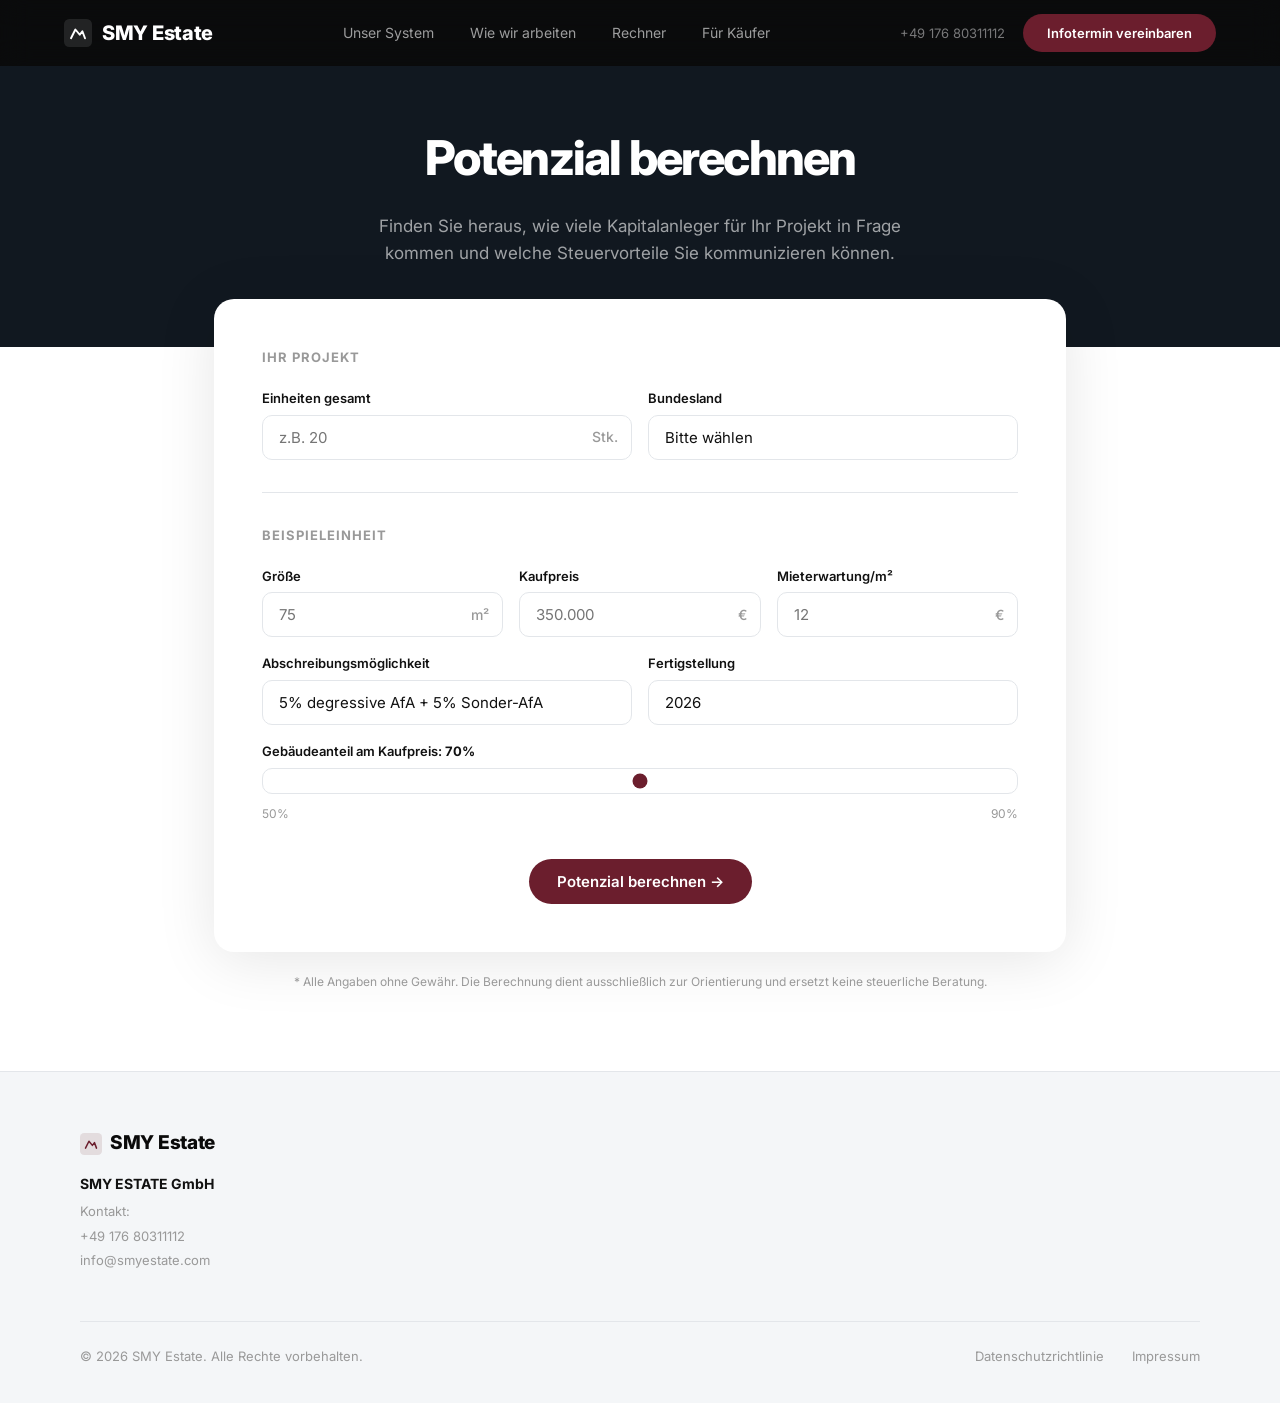
<file: rechner.html>
<!DOCTYPE html>
<html lang="de">
<head>
  <meta charset="UTF-8">
  <meta name="viewport" content="width=device-width, initial-scale=1.0">
  <title>Potenzial berechnen – SMY Estate</title>
  <link rel="preconnect" href="https://fonts.googleapis.com">
  <link href="https://fonts.googleapis.com/css2?family=Inter:wght@300;400;500;600;700;800;900&display=swap" rel="stylesheet">
  <link rel="stylesheet" href="style.css">
  <style>

    .rechner-hero {
      background: var(--dark);
      padding: 120px var(--px) 80px;
      text-align: center;
    }
    .rechner-hero h1 {
      font-size: 48px; font-weight: 800;
      letter-spacing: -1.8px; color: #fff;
      margin-bottom: 16px;
    }
    .rechner-hero p {
      font-size: 17px; color: rgba(255,255,255,.6);
      max-width: 560px; margin: 0 auto;
    }

    /* ── CALC WRAPPER ── */
    .rechner-wrap {
      max-width: 900px;
      margin: -48px auto 80px;
      padding: 0 24px;
    }

    .calc-card {
      background: #fff;
      border-radius: 20px;
      box-shadow: 0 8px 60px rgba(0,0,0,.10);
      overflow: hidden;
    }

    .calc-body {
      padding: 48px;
    }

    /* ── SECTIONS ── */
    .calc-section-title {
      font-size: 13px; font-weight: 700;
      text-transform: uppercase; letter-spacing: 1px;
      color: var(--lgrey); margin-bottom: 20px;
    }

    .calc-row {
      display: grid;
      grid-template-columns: 1fr 1fr;
      gap: 16px;
      margin-bottom: 16px;
    }
    .calc-row.three { grid-template-columns: 1fr 1fr 1fr; }
    .calc-row.one   { grid-template-columns: 1fr; }

    .calc-field {
      display: flex; flex-direction: column; gap: 6px;
    }
    .calc-field label {
      font-size: 13px; font-weight: 600; color: var(--text);
    }
    .calc-field input,
    .calc-field select {
      padding: 12px 16px;
      border: 1.5px solid var(--border);
      border-radius: 10px;
      font-size: 15px;
      font-family: var(--font);
      color: var(--text);
      background: #fff;
      transition: border-color .15s;
      outline: none;
      appearance: none;
    }
    .calc-field input:focus,
    .calc-field select:focus {
      border-color: var(--accent);
    }
    .calc-field .unit-wrap {
      position: relative;
    }
    .calc-field .unit-wrap input {
      padding-right: 44px;
      width: 100%;
    }
    .calc-field .unit {
      position: absolute; right: 14px; top: 50%;
      transform: translateY(-50%);
      font-size: 14px; color: var(--lgrey); font-weight: 500;
      pointer-events: none;
    }

    .divider {
      border: none; border-top: 1.5px solid var(--border);
      margin: 32px 0;
    }

    /* ── SLIDER ── */
    .slider-wrap { display: flex; flex-direction: column; gap: 10px; }
    .slider-labels { display: flex; justify-content: space-between; font-size: 12px; color: var(--lgrey); }
    input[type=range] {
      width: 100%; accent-color: var(--accent);
      height: 4px; cursor: pointer;
    }
    .slider-val {
      font-size: 22px; font-weight: 800; color: var(--accent);
      letter-spacing: -0.5px;
    }

    /* ── CALC BUTTON ── */
    .calc-btn-wrap {
      text-align: center; margin-top: 36px;
    }
    .calc-btn-wrap button {
      font-size: 16px; padding: 16px 48px;
    }

    /* ── RESULTS ── */
    .results {
      background: var(--dark);
      padding: 48px;
      display: none;
    }
    .results.show { display: block; }

    .results-title {
      font-size: 13px; font-weight: 700;
      text-transform: uppercase; letter-spacing: 1px;
      color: rgba(255,255,255,.4); margin-bottom: 28px;
    }

    .results-grid {
      display: grid;
      grid-template-columns: 1fr 1fr 1fr;
      gap: 16px;
      margin-bottom: 32px;
    }

    .res-card {
      background: rgba(255,255,255,.06);
      border: 1px solid rgba(255,255,255,.1);
      border-radius: 14px;
      padding: 24px 20px;
    }
    .res-card-label {
      font-size: 12px; color: rgba(255,255,255,.5);
      font-weight: 500; margin-bottom: 10px; line-height: 1.4;
    }
    .res-card-val {
      font-size: 30px; font-weight: 800;
      color: #fff; letter-spacing: -1px;
    }
    .res-card-val span {
      color: #4ade80; /* green */
    }
    .res-card.highlight {
      background: var(--accent);
      border-color: var(--accent);
    }
    .res-card.highlight .res-card-label { color: rgba(255,255,255,.7); }

    .results-cta {
      text-align: center; margin-top: 8px;
    }
    .results-cta p {
      color: rgba(255,255,255,.5); font-size: 14px; margin-bottom: 20px;
    }

    /* ── NOTE ── */
    .calc-note {
      font-size: 12px; color: var(--lgrey);
      text-align: center; margin-top: 20px; line-height: 1.6;
    }

    @media (max-width: 768px) {
      .rechner-hero { padding: 100px 24px 60px; }
      .rechner-hero h1 { font-size: 32px; }
      .calc-body, .results { padding: 28px 24px; }
      .calc-row, .calc-row.three { grid-template-columns: 1fr; }
      .results-grid { grid-template-columns: 1fr; }
      .rechner-wrap { margin-top: -32px; }
    }
  </style>
</head>
<body>

  <div id="header-placeholder"></div>

  <main>

    <div class="rechner-hero">
      <h1>Potenzial berechnen</h1>
      <p>Finden Sie heraus, wie viele Kapitalanleger für Ihr Projekt in Frage kommen und welche Steuervorteile Sie kommunizieren können.</p>
    </div>

    <div class="rechner-wrap">
      <div class="calc-card">

        <div class="calc-body">

          <div class="calc-section-title">Ihr Projekt</div>

          <div class="calc-row">
            <div class="calc-field">
              <label>Einheiten gesamt</label>
              <div class="unit-wrap">
                <input type="number" id="einheiten" placeholder="z.B. 20" min="1" max="500">
                <span class="unit">Stk.</span>
              </div>
            </div>
            <div class="calc-field">
              <label>Bundesland</label>
              <select id="bundesland">
                <option value="">Bitte wählen</option>
                <option value="BY">Bayern</option>
                <option value="BW">Baden-Württemberg</option>
                <option value="BE">Berlin</option>
                <option value="BB">Brandenburg</option>
                <option value="HB">Bremen</option>
                <option value="HH">Hamburg</option>
                <option value="HE">Hessen</option>
                <option value="MV">Mecklenburg-Vorpommern</option>
                <option value="NI">Niedersachsen</option>
                <option value="NW">Nordrhein-Westfalen</option>
                <option value="RP">Rheinland-Pfalz</option>
                <option value="SL">Saarland</option>
                <option value="SN">Sachsen</option>
                <option value="ST">Sachsen-Anhalt</option>
                <option value="SH">Schleswig-Holstein</option>
                <option value="TH">Thüringen</option>
              </select>
            </div>
          </div>

          <hr class="divider">
          <div class="calc-section-title">Beispieleinheit</div>

          <div class="calc-row three">
            <div class="calc-field">
              <label>Größe</label>
              <div class="unit-wrap">
                <input type="number" id="groesse" placeholder="75" min="10">
                <span class="unit">m²</span>
              </div>
            </div>
            <div class="calc-field">
              <label>Kaufpreis</label>
              <div class="unit-wrap">
                <input type="number" id="kaufpreis" placeholder="350.000" min="50000">
                <span class="unit">€</span>
              </div>
            </div>
            <div class="calc-field">
              <label>Mieterwartung/m²</label>
              <div class="unit-wrap">
                <input type="number" id="miete" placeholder="12" min="1" max="50" step="0.5">
                <span class="unit">€</span>
              </div>
            </div>
          </div>

          <div class="calc-row">
            <div class="calc-field">
              <label>Abschreibungsmöglichkeit</label>
              <select id="afa">
                <option value="dega5">Degressive AfA 5%</option>
                <option value="sond5">Sonder AfA 5%</option>
                <option value="both10" selected>5% degressive AfA + 5% Sonder-AfA</option>
                <option value="lin3">Lineare AfA 3%</option>
                <option value="lin2">Lineare AfA 2%</option>
                <option value="denkmal">Denkmal AfA</option>
              </select>
            </div>
            <div class="calc-field">
              <label>Fertigstellung</label>
              <select id="fertig">
                <option value="2026">2026</option>
                <option value="2027">2027</option>
                <option value="2028">2028</option>
                <option value="2029">2029</option>
                <option value="fertig">Bereits fertiggestellt</option>
              </select>
            </div>
          </div>

          <div class="calc-row one" style="margin-top:8px;">
            <div class="calc-field">
              <label>Gebäudeanteil am Kaufpreis: <strong id="gebAnteilLabel">70%</strong></label>
              <div class="slider-wrap">
                <input type="range" id="gebAnteil" min="50" max="90" value="70" step="5">
                <div class="slider-labels"><span>50%</span><span>90%</span></div>
              </div>
            </div>
          </div>

          <div class="calc-btn-wrap">
            <button class="btn-accent lg" onclick="berechnen()">Potenzial berechnen →</button>
          </div>

        </div><!-- /calc-body -->

        <!-- RESULTS -->
        <div class="results" id="results">
          <div class="results-title">Ihre Ergebnisse</div>
          <div class="results-grid">
            <div class="res-card">
              <div class="res-card-label">Steuervorteile pro Einheit p.a.</div>
              <div class="res-card-val"><span id="r-stvorteil-ein">–</span></div>
            </div>
            <div class="res-card">
              <div class="res-card-label">Steuervorteile p.a. Gesamt</div>
              <div class="res-card-val"><span id="r-stvorteil-ges">–</span></div>
            </div>
            <div class="res-card highlight">
              <div class="res-card-label">Bestandskapitalanleger die in Frage kommen</div>
              <div class="res-card-val"><span id="r-anleger">–</span></div>
            </div>
          </div>
          <div class="results-cta">
            <p>Diese Berechnung basiert auf einem Grenzsteuersatz von 42 % und dient als Orientierung.<br>Im Infotermin zeigen wir Ihnen das genaue Potenzial für Ihr Projekt.</p>
            <button class="btn-accent lg" onclick="openModal()">Jetzt Infotermin vereinbaren</button>
          </div>
        </div>

      </div><!-- /calc-card -->

      <p class="calc-note">* Alle Angaben ohne Gewähr. Die Berechnung dient ausschließlich zur Orientierung und ersetzt keine steuerliche Beratung.</p>

    </div><!-- /rechner-wrap -->

  </main>

  <div id="footer-placeholder"></div>
  <script src="main.js"></script>
  <script>
    // Slider label
    document.getElementById('gebAnteil').addEventListener('input', function() {
      document.getElementById('gebAnteilLabel').textContent = this.value + '%';
    });

    // AfA Satz je nach Auswahl
    function getAfaRate(afaType) {
      switch(afaType) {
        case 'dega5':   return 0.05;
        case 'sond5':   return 0.05;
        case 'both10':  return 0.10;
        case 'lin3':    return 0.03;
        case 'lin2':    return 0.02;
        case 'denkmal': return 0.09;
        default:        return 0.05;
      }
    }

    // Bundesland-Multiplikator (Nachfrage-Index)
    function getBundeslandFaktor(bl) {
      const faktoren = {
        'BY': 1.3, 'BW': 1.2, 'BE': 1.25, 'HH': 1.2, 'HE': 1.1,
        'NW': 1.15, 'BB': 1.0, 'NI': 1.0, 'SH': 0.95,
        'RP': 0.95, 'SN': 0.9, 'TH': 0.85, 'ST': 0.85,
        'MV': 0.85, 'SL': 0.9, 'HB': 0.95
      };
      return faktoren[bl] || 1.0;
    }

    function fmt(n) {
      return '+' + n.toLocaleString('de-DE');
    }

    function berechnen() {
      const einheiten  = parseFloat(document.getElementById('einheiten').value) || 0;
      const kaufpreis  = parseFloat(document.getElementById('kaufpreis').value) || 0;
      const groesse    = parseFloat(document.getElementById('groesse').value) || 0;
      const miete      = parseFloat(document.getElementById('miete').value) || 0;
      const afa        = document.getElementById('afa').value;
      const bundesland = document.getElementById('bundesland').value;
      const gebAnteil  = parseFloat(document.getElementById('gebAnteil').value) / 100;

      // Validierung
      if (!einheiten || !kaufpreis || !groesse || !miete) {
        alert('Bitte füllen Sie alle Felder aus.');
        return;
      }

      // Berechnung
      const afaRate       = getAfaRate(afa);
      const gebaeudewert  = kaufpreis * gebAnteil;
      const afaBetrag     = gebaeudewert * afaRate;           // AfA pro Jahr
      const steuervorteil = Math.round(afaBetrag * 0.42);    // 42% Grenzsteuersatz
      const stGesamt      = Math.round(steuervorteil * einheiten);

      // Anleger-Berechnung: Basis 600 + Einheiten-Faktor + Bundesland-Faktor
      const blFaktor      = getBundeslandFaktor(bundesland);
      const anlegerBasis  = Math.round((420 + einheiten * 18 + (kaufpreis / 1000) * 0.8) * blFaktor);
      const anleger       = Math.min(Math.max(anlegerBasis, 120), 5000);

      // Ergebnisse anzeigen
      document.getElementById('r-stvorteil-ein').textContent = fmt(steuervorteil) + ' €';
      document.getElementById('r-stvorteil-ges').textContent = fmt(stGesamt) + ' €';
      document.getElementById('r-anleger').textContent       = fmt(anleger);

      const results = document.getElementById('results');
      results.classList.add('show');
      results.scrollIntoView({ behavior: 'smooth', block: 'center' });
    }
  </script>
</body>
</html>
</file>
<file: style.css>
/* ═══════════════════════════════════════════
   SMY ESTATE — style.css
   ═══════════════════════════════════════════ */

   *, *::before, *::after { margin: 0; padding: 0; box-sizing: border-box; }
   html { scroll-behavior: smooth; -webkit-font-smoothing: antialiased; }
   
   :root {
     --accent:   #6B1E2D;
     --accent-h: #4a1520;
     --black:    #0A0A0A;
     --dark:     #111820;
     --dark2:    #1a2530;
     --text:     #111111;
     --grey:     #555;
     --lgrey:    #999;
     --card:     #EFF2F5;
     --off:      #F4F6F8;
     --border:   #E3E6EA;
     --white:    #fff;
     --font:     'Inter', sans-serif;
     --px:       64px;
   }
   
   body { font-family: var(--font); color: var(--text); background: #fff; overflow-x: hidden; line-height: 1.6; }
   
   .btn-accent { background: var(--accent); color: #fff; padding: 11px 24px; border-radius: 40px; font-size: 13px; font-weight: 600; border: none; cursor: pointer; font-family: var(--font); text-decoration: none; transition: background .18s; display: inline-block; white-space: nowrap; }
   .btn-accent:hover { background: var(--accent-h); }
   .btn-accent.lg { font-size: 15px; padding: 13px 28px; }
   .btn-white { background: #fff; color: var(--black); padding: 11px 24px; border-radius: 40px; font-size: 13px; font-weight: 700; border: none; cursor: pointer; font-family: var(--font); text-decoration: none; transition: opacity .18s; display: inline-block; }
   .btn-white:hover { opacity: .88; }
   .btn-white.lg { font-size: 15px; padding: 13px 28px; }
   .btn-outline-w { background: transparent; color: rgba(255,255,255,.75); border: 1.5px solid rgba(255,255,255,.22); padding: 11px 24px; border-radius: 40px; font-size: 13px; font-weight: 500; text-decoration: none; font-family: var(--font); transition: all .18s; display: inline-block; }
   .btn-outline-w:hover { border-color: rgba(255,255,255,.55); color: #fff; }
   .btn-outline-w.lg { font-size: 15px; padding: 13px 28px; }
   
   header { position: fixed; inset: 0 0 auto; z-index: 999; height: 66px; padding: 0 var(--px); display: flex; align-items: center; justify-content: space-between; background: rgba(10,10,10,.88); backdrop-filter: blur(14px); }
   .logo { font-size: 20px; font-weight: 800; color: #fff; text-decoration: none; letter-spacing: -.3px; display: flex; align-items: center; gap: 10px; flex-shrink: 0; }
   .logo svg { width: 28px; height: 28px; }
   .nav-links { display: flex; gap: 36px; list-style: none; }
   .nav-links a { font-size: 14px; color: rgba(255,255,255,.6); text-decoration: none; transition: color .2s; }
   .nav-links a:hover { color: #fff; }
   .nav-right { display: flex; align-items: center; gap: 18px; }
   .nav-phone { font-size: 13px; color: rgba(255,255,255,.45); text-decoration: none; }
   .burger { display: none; flex-direction: column; gap: 5px; cursor: pointer; background: none; border: none; padding: 4px; }
   .burger span { display: block; width: 24px; height: 2px; background: #fff; border-radius: 2px; transition: all .3s ease; }
   .burger.open span:nth-child(1) { transform: translateY(7px) rotate(45deg); }
   .burger.open span:nth-child(2) { opacity: 0; }
   .burger.open span:nth-child(3) { transform: translateY(-7px) rotate(-45deg); }
   .mobile-nav { display: none; position: fixed; top: 66px; inset: 66px 0 0; background: rgba(10,10,10,.97); backdrop-filter: blur(14px); z-index: 998; flex-direction: column; padding: 32px var(--px) 40px; overflow-y: auto; transform: translateY(-10px); opacity: 0; transition: opacity .25s, transform .25s; }
   .mobile-nav.open { display: flex; opacity: 1; transform: translateY(0); }
   .mobile-nav ul { list-style: none; display: flex; flex-direction: column; gap: 0; margin-bottom: 32px; }
   .mobile-nav ul li { border-bottom: 1px solid rgba(255,255,255,.07); }
   .mobile-nav ul a { display: block; padding: 18px 0; font-size: 20px; font-weight: 700; color: #fff; text-decoration: none; letter-spacing: -.3px; transition: color .2s; }
   .mobile-nav ul a:hover { color: var(--accent); }
   .mobile-nav .mobile-cta { margin-top: auto; }
   .mobile-nav .mobile-phone { font-size: 14px; color: rgba(255,255,255,.4); margin-bottom: 16px; display: block; }
   
   /* ══════════════════════════════════════
      1. HERO
   ══════════════════════════════════════ */
   .hero { min-height: 100vh; position: relative; overflow: hidden; display: flex; align-items: center; padding: 120px var(--px) 80px; background: #111; }
   .hero-bg { position: absolute; inset: 0; background: url('https://images.unsplash.com/photo-1477959858617-67f85cf4f1df?w=1600&q=80') center/cover no-repeat; opacity: .22; }
   .hero-gradient { position: absolute; inset: 0; background: linear-gradient(to right, rgba(10,10,10,.92) 45%, rgba(10,10,10,.3)); }
   .hero-inner { max-width: 1120px; margin: 0 auto; width: 100%; position: relative; z-index: 2; }
   
   /* ── Partner Glow Badge ── */
   .hero-headline-row { display: flex; align-items: center; gap: 48px; margin-bottom: 14px; }
   .hero-headline-row h1 { font-size: clamp(38px, 5.5vw, 72px); font-weight: 800; line-height: 1.05; color: #fff; letter-spacing: -2.5px; margin-bottom: 0; max-width: 820px; flex: 1; }
   
   @keyframes glowPulse {
     0%, 100% { box-shadow: 0 0 12px rgba(255,255,255,0.08), 0 0 24px rgba(107,30,45,0.2), inset 0 0 12px rgba(255,255,255,0.03); }
     50% { box-shadow: 0 0 20px rgba(255,255,255,0.15), 0 0 40px rgba(107,30,45,0.4), inset 0 0 20px rgba(255,255,255,0.06); }
   }
   @keyframes borderGlow {
     0%, 100% { opacity: 0.4; }
     50% { opacity: 1; }
   }
   @keyframes logoFade {
     0%, 100% { opacity: 0.75; }
     50% { opacity: 1; }
   }
   
   .hero-partner-side {
     display: flex;
     flex-direction: column;
     align-items: center;
     gap: 12px;
     flex-shrink: 0;
     position: relative;
     background: linear-gradient(135deg, rgba(255,255,255,0.04) 0%, rgba(107,30,45,0.08) 100%);
     border: 1px solid rgba(255,255,255,0.15);
     border-radius: 14px;
     padding: 20px 28px;
     animation: glowPulse 3s ease-in-out infinite;
     cursor: default;
   }
   .hero-partner-side::before {
     content: '';
     position: absolute;
     inset: -1px;
     border-radius: 14px;
     background: linear-gradient(135deg, rgba(255,255,255,0.25), rgba(107,30,45,0.5), rgba(255,255,255,0.1));
     -webkit-mask: linear-gradient(#fff 0 0) content-box, linear-gradient(#fff 0 0);
     -webkit-mask-composite: xor;
     mask-composite: exclude;
     padding: 1px;
     animation: borderGlow 3s ease-in-out infinite;
   }
   
   .hero-partner-label {
     font-size: 9px;
     color: rgba(255,255,255,0.4);
     letter-spacing: 0.15em;
     text-transform: uppercase;
     font-weight: 600;
     text-align: center;
     line-height: 1.5;
   }
   .hero-partner-logo {
     height: 36px;
     width: auto;
     filter: brightness(0) invert(1);
     animation: logoFade 3s ease-in-out infinite;
   }
   
   .hero-sub { font-size: 17px; color: rgba(255,255,255,.4); margin-bottom: 36px; }
   .hero-btns { display: flex; gap: 12px; margin-bottom: 60px; flex-wrap: wrap; }
   .hero-stats { display: flex; gap: 0; flex-wrap: wrap; }
   .hstat { padding-right: 36px; margin-right: 36px; border-right: 1px solid rgba(255,255,255,.12); }
   .hstat:last-child { border-right: none; padding-right: 0; margin-right: 0; }
   .hstat-n { font-size: 17px; font-weight: 700; color: #fff; }
   .hstat-l { font-size: 12px; color: rgba(255,255,255,.3); margin-top: 2px; }
   
   /* ══════════════════════════════════════
      2. TRUST GRID
   ══════════════════════════════════════ */
   .trust { background: var(--dark); padding: 0 var(--px) 64px; }
   .trust-inner { max-width: 1120px; margin: 0 auto; }
   .trust-grid { display: grid; grid-template-columns: repeat(3, 1fr); gap: 14px; }
   .tcard { background: rgba(255,255,255,.05); border: 1px solid rgba(255,255,255,.07); border-radius: 14px; padding: 36px 32px; color: #fff; }
   .tcard-photo { padding: 0; overflow: hidden; }
   .tcard-teal { background: var(--accent); border-color: transparent; display: flex; align-items: center; gap: 16px; padding: 36px 32px; }
   .tcard-icon { font-size: 28px; margin-bottom: 18px; display: block; }
   .tcard-icon svg { width: 32px; height: 32px; stroke: #fff; fill: none; stroke-width: 1.5; }
   .tcard-title { font-size: 19px; font-weight: 700; line-height: 1.3; margin-bottom: 10px; }
   .tcard-desc { font-size: 14px; color: rgba(255,255,255,.45); line-height: 1.65; }
   .tcard-teal-check { font-size: 26px; flex-shrink: 0; }
   .tcard-teal-text { font-size: 15px; font-weight: 600; line-height: 1.5; }
   
   /* ══════════════════════════════════════
      3. ZAHLEN
   ══════════════════════════════════════ */
   .zahlen { background: #fff; padding: 96px var(--px); }
   .zahlen-inner { max-width: 1120px; margin: 0 auto; }
   .zahlen h2 { font-size: clamp(28px, 4vw, 52px); font-weight: 800; letter-spacing: -2px; line-height: 1.08; margin-bottom: 48px; }
   .zahlen-card { background: var(--off); border-radius: 16px; overflow: hidden; display: grid; grid-template-columns: 1fr 1.2fr; }
   .zahlen-photo { overflow: hidden; }
   .zahlen-info { padding: 52px 56px; }
   .zahlen-vol { font-size: clamp(22px, 2.8vw, 38px); font-weight: 800; letter-spacing: -1.5px; margin-bottom: 28px; line-height: 1.1; }
   .zahlen-note { font-size: 13px; color: var(--lgrey); line-height: 1.75; margin-top: 24px; }
   .zahlen-stats { display: grid; grid-template-columns: 1fr 1fr; gap: 14px; margin-top: 16px; }
   .zstat { background: var(--off); border-radius: 12px; padding: 28px 32px; }
   .zstat-n { font-size: clamp(26px, 3.5vw, 42px); font-weight: 800; letter-spacing: -1.5px; line-height: 1; margin-bottom: 6px; }
   .zstat-l { font-size: 13px; color: var(--lgrey); }
   
   /* ══════════════════════════════════════
      4. MEHR EINHEITEN
   ══════════════════════════════════════ */
   .mehr { background: #fff; padding: 96px var(--px); border-top: 1px solid var(--border); }
   .mehr-inner { max-width: 1120px; margin: 0 auto; }
   .mehr h2 { font-size: clamp(28px, 4.5vw, 56px); font-weight: 800; letter-spacing: -2px; line-height: 1.06; margin-bottom: 64px; }
   .mehr-grid { display: grid; grid-template-columns: 1fr 1fr; gap: 40px; align-items: start; }
   .mehr-card { background: var(--card); border-radius: 14px; padding: 32px; min-height: 300px; }
   .slide { display: none; }
   .slide.active { display: block; }
   .person-rows { background: #fff; border-radius: 10px; padding: 20px 22px; margin-bottom: 20px; display: flex; flex-direction: column; gap: 14px; }
   .person-row { display: flex; align-items: center; gap: 14px; }
   .person-avatar { width: 38px; height: 38px; border-radius: 50%; background: var(--card); display: flex; align-items: center; justify-content: center; flex-shrink: 0; }
   .person-lines { display: flex; flex-direction: column; gap: 7px; flex: 1; }
   .pline { height: 8px; border-radius: 4px; background: var(--card); }
   .mehr-card-title { font-size: 18px; font-weight: 800; letter-spacing: -.5px; margin-bottom: 8px; line-height: 1.3; }
   .mehr-card-desc { font-size: 13px; color: var(--grey); line-height: 1.65; }
   .mehr-right { padding-top: 4px; }
   .mehr-text { font-size: 15px; color: var(--grey); line-height: 1.75; margin-bottom: 24px; max-width: 420px; }
   .mehr-list { margin-top: 32px; }
   .mitem { display: flex; align-items: flex-start; gap: 18px; padding: 16px 0; border-top: 1px solid var(--border); cursor: pointer; transition: all .2s; }
   .mitem:hover .mnum { color: var(--accent); }
   .mitem.active .mnum { color: var(--accent); font-weight: 700; }
   .mitem.active .mtext { color: var(--black); font-weight: 600; }
   .mnum { font-size: 15px; color: var(--lgrey); min-width: 16px; transition: color .2s; }
   .mtext { font-size: 15px; color: var(--lgrey); line-height: 1.5; transition: color .2s; }
   
   /* ══════════════════════════════════════
      5. WARUM
   ══════════════════════════════════════ */
   .warum { background: var(--off); padding: 96px var(--px); }
   .warum-inner { max-width: 1120px; margin: 0 auto; text-align: center; }
   .warum h2 { font-size: clamp(28px, 4vw, 52px); font-weight: 800; letter-spacing: -2px; line-height: 1.08; margin-bottom: 64px; }
   .warum-grid { display: grid; grid-template-columns: repeat(3, 1fr); gap: 56px; text-align: left; }
   .witem-icon { width: 38px; height: 38px; margin-bottom: 16px; }
   .witem-icon svg { width: 38px; height: 38px; stroke: var(--black); fill: none; stroke-width: 1.3; }
   .witem-title { font-size: 19px; font-weight: 800; letter-spacing: -.5px; margin-bottom: 12px; line-height: 1.3; }
   .witem-desc { font-size: 14px; color: var(--grey); line-height: 1.72; }
   
   /* ══════════════════════════════════════
      6. WIR KENNEN
   ══════════════════════════════════════ */
   .wir { background: #fff; padding: 96px var(--px); }
   .wir-inner { max-width: 1120px; margin: 0 auto; }
   .wir h2 { font-size: clamp(26px, 3.5vw, 48px); font-weight: 800; letter-spacing: -1.5px; line-height: 1.1; margin-bottom: 40px; }
   .wir-grid { display: grid; grid-template-columns: 1fr 1.4fr; gap: 16px; }
   .wir-photo { border-radius: 14px; overflow: hidden; min-height: 380px; }
   .wir-content { background: var(--off); border-radius: 14px; padding: 52px; display: flex; flex-direction: column; justify-content: center; }
   .wir-title { font-size: 24px; font-weight: 800; letter-spacing: -.5px; margin-bottom: 18px; line-height: 1.25; }
   .wir-text { font-size: 15px; color: var(--grey); line-height: 1.78; margin-bottom: 28px; }
   
   /* ══════════════════════════════════════
      7. PROCESS
   ══════════════════════════════════════ */
   .process { background: #fff; padding: 96px var(--px); border-top: 1px solid var(--border); }
   .process-inner { max-width: 1120px; margin: 0 auto; }
   .process h2 { font-size: clamp(26px, 3.5vw, 48px); font-weight: 800; letter-spacing: -1.5px; line-height: 1.1; margin-bottom: 48px; }
   .pcard { display: grid; grid-template-columns: 1fr 1fr; border-radius: 14px; overflow: hidden; background: var(--off); margin-bottom: 16px; min-height: 280px; }
   .pcard.reverse { direction: rtl; }
   .pcard.reverse > * { direction: ltr; }
   .pcard-text { padding: 44px 48px; display: flex; flex-direction: column; justify-content: flex-end; }
   .pcard-title { font-size: 21px; font-weight: 800; letter-spacing: -.5px; margin-bottom: 14px; line-height: 1.25; }
   .pcard-desc { font-size: 14px; color: var(--grey); line-height: 1.68; }
   .pcard-visual { background: #E8EDF2; display: flex; align-items: center; justify-content: center; padding: 40px; position: relative; overflow: hidden; }
   .bonus { display: grid; grid-template-columns: 1fr .8fr; border-radius: 14px; overflow: hidden; background: var(--off); min-height: 240px; }
   .bonus-text { padding: 48px 52px; display: flex; flex-direction: column; justify-content: center; }
   .bonus-title { font-size: clamp(20px, 2.5vw, 30px); font-weight: 800; letter-spacing: -.8px; margin-bottom: 14px; line-height: 1.25; }
   .bonus-desc { font-size: 14px; color: var(--grey); line-height: 1.7; }
   .bonus-dark { background: var(--accent); display: flex; flex-direction: column; align-items: center; justify-content: center; gap: 8px; }
   .bonus-num { font-size: 68px; font-weight: 800; color: rgba(255,255,255,.15); letter-spacing: -4px; line-height: 1; }
   .bonus-num-label { font-size: 13px; color: rgba(255,255,255,.4); }
   
   /* ══════════════════════════════════════
      8. SO PROFITIEREN
   ══════════════════════════════════════ */
   .profitieren { background: var(--dark); padding: 96px var(--px); }
   .profitieren-inner { max-width: 1120px; margin: 0 auto; }
   .profitieren h2 { font-size: clamp(26px, 3.5vw, 46px); font-weight: 800; letter-spacing: -1.5px; color: #fff; margin-bottom: 48px; line-height: 1.1; }
   .profit-grid { display: grid; grid-template-columns: repeat(3, 1fr); gap: 16px; }
   .pf-card { border-radius: 14px; overflow: hidden; position: relative; min-height: 380px; }
   .pf-label { position: absolute; bottom: 0; left: 0; right: 0; padding: 24px; background: linear-gradient(to top, rgba(0,0,0,.75), transparent); }
   .pf-label-text { font-size: 18px; font-weight: 700; color: #fff; line-height: 1.3; }
   
   /* ══════════════════════════════════════
      9. DARK CTA
   ══════════════════════════════════════ */
   .dark-cta { background: var(--dark2); padding: 100px var(--px); text-align: center; }
   .dark-cta h2 { font-size: clamp(26px, 4vw, 54px); font-weight: 800; letter-spacing: -2px; color: #fff; line-height: 1.08; margin-bottom: 16px; max-width: 760px; margin-left: auto; margin-right: auto; }
   .dark-cta-sub { font-size: 16px; color: rgba(255,255,255,.35); margin-bottom: 36px; }
   .dark-cta-btns { display: flex; gap: 12px; justify-content: center; flex-wrap: wrap; }
   
   /* ══════════════════════════════════════
      10. FINAL CTA
   ══════════════════════════════════════ */
   .final-cta { background: #fff; padding: 0 var(--px) 96px; }
   .final-inner { max-width: 1120px; margin: 0 auto; }
   .final-card { border-radius: 16px; overflow: hidden; display: grid; grid-template-columns: 1fr 1fr; background: linear-gradient(135deg, #dce9f0 0%, #eaf2f8 100%); min-height: 300px; }
   .final-left { padding: 52px 56px; display: flex; flex-direction: column; justify-content: center; background: #fff; border-radius: 14px; margin: 16px; box-shadow: 0 2px 20px rgba(0,0,0,.06); }
   .final-title { font-size: clamp(18px, 2.5vw, 32px); font-weight: 800; letter-spacing: -1px; margin-bottom: 16px; line-height: 1.2; }
   .final-sub { font-size: 14px; color: var(--lgrey); margin-bottom: 24px; }
   .final-photo { overflow: hidden; }
   
   /* ══════════════════════════════════════
      FOOTER
   ══════════════════════════════════════ */
   footer { background: var(--off); border-top: 1px solid var(--border); padding: 56px var(--px) 36px; }
   .footer-inner { max-width: 1120px; margin: 0 auto; }
   .footer-logo { font-size: 19px; font-weight: 800; color: var(--black); text-decoration: none; letter-spacing: -.3px; display: flex; align-items: center; gap: 8px; margin-bottom: 14px; }
   .footer-company { font-weight: 700; font-size: 14px; margin-bottom: 4px; }
   .footer-addr { font-size: 13px; color: var(--lgrey); line-height: 1.9; }
   .footer-bottom { margin-top: 48px; border-top: 1px solid var(--border); padding-top: 24px; display: flex; justify-content: space-between; align-items: center; flex-wrap: wrap; gap: 12px; }
   .footer-copy { font-size: 13px; color: var(--lgrey); }
   .footer-legal { display: flex; gap: 28px; }
   .footer-legal a { font-size: 13px; color: var(--lgrey); text-decoration: none; transition: color .2s; }
   .footer-legal a:hover { color: var(--black); }
   
   /* ══════════════════════════════════════
      MODAL
   ══════════════════════════════════════ */
   .overlay { display: none; position: fixed; inset: 0; z-index: 9999; background: rgba(0,0,0,.65); backdrop-filter: blur(8px); align-items: center; justify-content: center; padding: 20px; }
   .overlay.on { display: flex; }
   .modal { background: #fff; border-radius: 14px; padding: 48px; max-width: 460px; width: 100%; position: relative; max-height: 90vh; overflow-y: auto; }
   .modal-x { position: absolute; top: 16px; right: 20px; background: none; border: none; font-size: 24px; cursor: pointer; color: var(--lgrey); font-family: var(--font); line-height: 1; }
   .modal-x:hover { color: var(--black); }
   .modal-tag { font-size: 11px; font-weight: 700; letter-spacing: 2px; text-transform: uppercase; color: var(--lgrey); margin-bottom: 8px; display: block; }
   .modal h3 { font-size: 24px; font-weight: 800; letter-spacing: -.8px; margin-bottom: 6px; }
   .modal-sub { font-size: 14px; color: var(--grey); margin-bottom: 28px; }
   .frow { margin-bottom: 13px; }
   .frow label { display: block; font-size: 11px; font-weight: 700; text-transform: uppercase; letter-spacing: .5px; color: var(--grey); margin-bottom: 7px; }
   .frow input, .frow select { width: 100%; border: 1.5px solid var(--border); background: #fff; color: var(--black); padding: 12px 14px; font-size: 14px; font-family: var(--font); border-radius: 8px; outline: none; transition: border-color .2s; }
   .frow input:focus, .frow select:focus { border-color: var(--accent); }
   .fsubmit { width: 100%; background: var(--accent); color: #fff; border: none; padding: 14px; font-size: 15px; font-weight: 700; font-family: var(--font); border-radius: 40px; cursor: pointer; margin-top: 6px; transition: background .2s; }
   .fsubmit:hover { background: var(--accent-h); }
   .fnote { font-size: 12px; color: #ccc; text-align: center; margin-top: 10px; }
   
   /* ══════════════════════════════════════
      MOBILE RESPONSIVE
   ══════════════════════════════════════ */
   @media (max-width: 1024px) { :root { --px: 40px; } }
   
   @media (max-width: 768px) {
     :root { --px: 20px; }
     header { height: 60px; }
     .nav-links { display: none; }
     .nav-right { display: none; }
     .burger { display: flex; }
     .mobile-nav { top: 60px; inset: 60px 0 0; }
   
     .hero { padding: 100px var(--px) 60px; min-height: auto; }
     .hero-sub { font-size: 15px; }
     .hero-btns { flex-direction: column; gap: 10px; }
     .hero-btns .btn-accent, .hero-btns .btn-outline-w { width: 100%; text-align: center; }
     .hero-cards { display: none; }
     .hero-gradient { background: linear-gradient(to bottom, rgba(10,10,10,.85), rgba(10,10,10,.6)); }
     .hero-stats { gap: 24px; }
     .hstat { padding-right: 24px; margin-right: 24px; }
   
     .hero-headline-row { flex-direction: column; align-items: flex-start; gap: 20px; }
     .hero-headline-row h1 { font-size: clamp(32px, 8vw, 48px); letter-spacing: -1.5px; }
     .hero-partner-side {
       flex-direction: row;
       align-items: center;
       padding: 12px 18px;
       gap: 12px;
       width: auto;
     }
     .hero-partner-label { text-align: left; white-space: nowrap; }
     .hero-partner-logo { height: 20px; }
   
     .trust { padding-bottom: 40px; }
     .trust-grid { grid-template-columns: 1fr; gap: 10px; }
     .zahlen { padding: 60px var(--px); }
     .zahlen-card { grid-template-columns: 1fr; }
     .zahlen-info { padding: 32px 28px; }
     .zahlen-stats { grid-template-columns: 1fr 1fr; }
     .zstat { padding: 20px 24px; }
     .mehr { padding: 60px var(--px); }
     .mehr h2 { margin-bottom: 40px; }
     .mehr-grid { grid-template-columns: 1fr; gap: 32px; }
     .mehr-right { order: -1; }
     .mehr-text { max-width: 100%; }
     .warum { padding: 60px var(--px); }
     .warum h2 { margin-bottom: 40px; text-align: left; }
     .warum-grid { grid-template-columns: 1fr; gap: 36px; }
     .warum-inner { text-align: left; }
     .wir { padding: 60px var(--px); }
     .wir-grid { grid-template-columns: 1fr; }
     .wir-content { padding: 32px; }
     .process { padding: 60px var(--px); }
     .pcard { grid-template-columns: 1fr; }
     .pcard.reverse { direction: ltr; }
     .pcard-visual { min-height: 200px; }
     .pcard-text { padding: 28px 32px; }
     .bonus { grid-template-columns: 1fr; }
     .bonus-text { padding: 36px 32px; }
     .bonus-dark { min-height: 140px; }
     .profitieren { padding: 60px var(--px); }
     .profit-grid { grid-template-columns: 1fr; gap: 12px; }
     .pf-card { min-height: 240px; }
     .dark-cta { padding: 72px var(--px); }
     .dark-cta-btns { flex-direction: column; align-items: stretch; }
     .dark-cta-btns .btn-accent, .dark-cta-btns .btn-white { text-align: center; }
     .final-cta { padding: 0 var(--px) 60px; }
     .final-card { grid-template-columns: 1fr; }
     .final-left { margin: 12px; padding: 32px 28px; }
     .final-photo { display: none; }
     footer { padding: 40px var(--px) 28px; }
     .footer-bottom { flex-direction: column; align-items: flex-start; gap: 12px; }
     .footer-legal { flex-wrap: wrap; gap: 16px; }
     .modal { padding: 32px 24px; }
     .modal h3 { font-size: 20px; }
   }
   
   @media (max-width: 400px) { .zahlen-stats { grid-template-columns: 1fr; } }


/* ══════════════════════════════════════
   11. KÄUFER TEASER (index.html)
══════════════════════════════════════ */
.kaeufer-teaser {
  background: var(--dark);
  padding: 96px var(--px);
  text-align: center;
}
.kaeufer-teaser-inner {
  max-width: 640px;
  margin: 0 auto;
}
.kaeufer-teaser-label {
  font-size: 11px;
  font-weight: 700;
  letter-spacing: 2.5px;
  text-transform: uppercase;
  color: var(--accent);
  margin-bottom: 16px;
  display: block;
}
.kaeufer-teaser h2 {
  font-size: clamp(26px, 4vw, 48px);
  font-weight: 800;
  letter-spacing: -1.5px;
  color: #fff;
  line-height: 1.1;
  margin-bottom: 16px;
}
.kaeufer-teaser p {
  font-size: 16px;
  color: rgba(255,255,255,.4);
  line-height: 1.7;
  margin-bottom: 32px;
}
@media (max-width: 768px) {
  .kaeufer-teaser { padding: 60px var(--px); }
}
</file>
